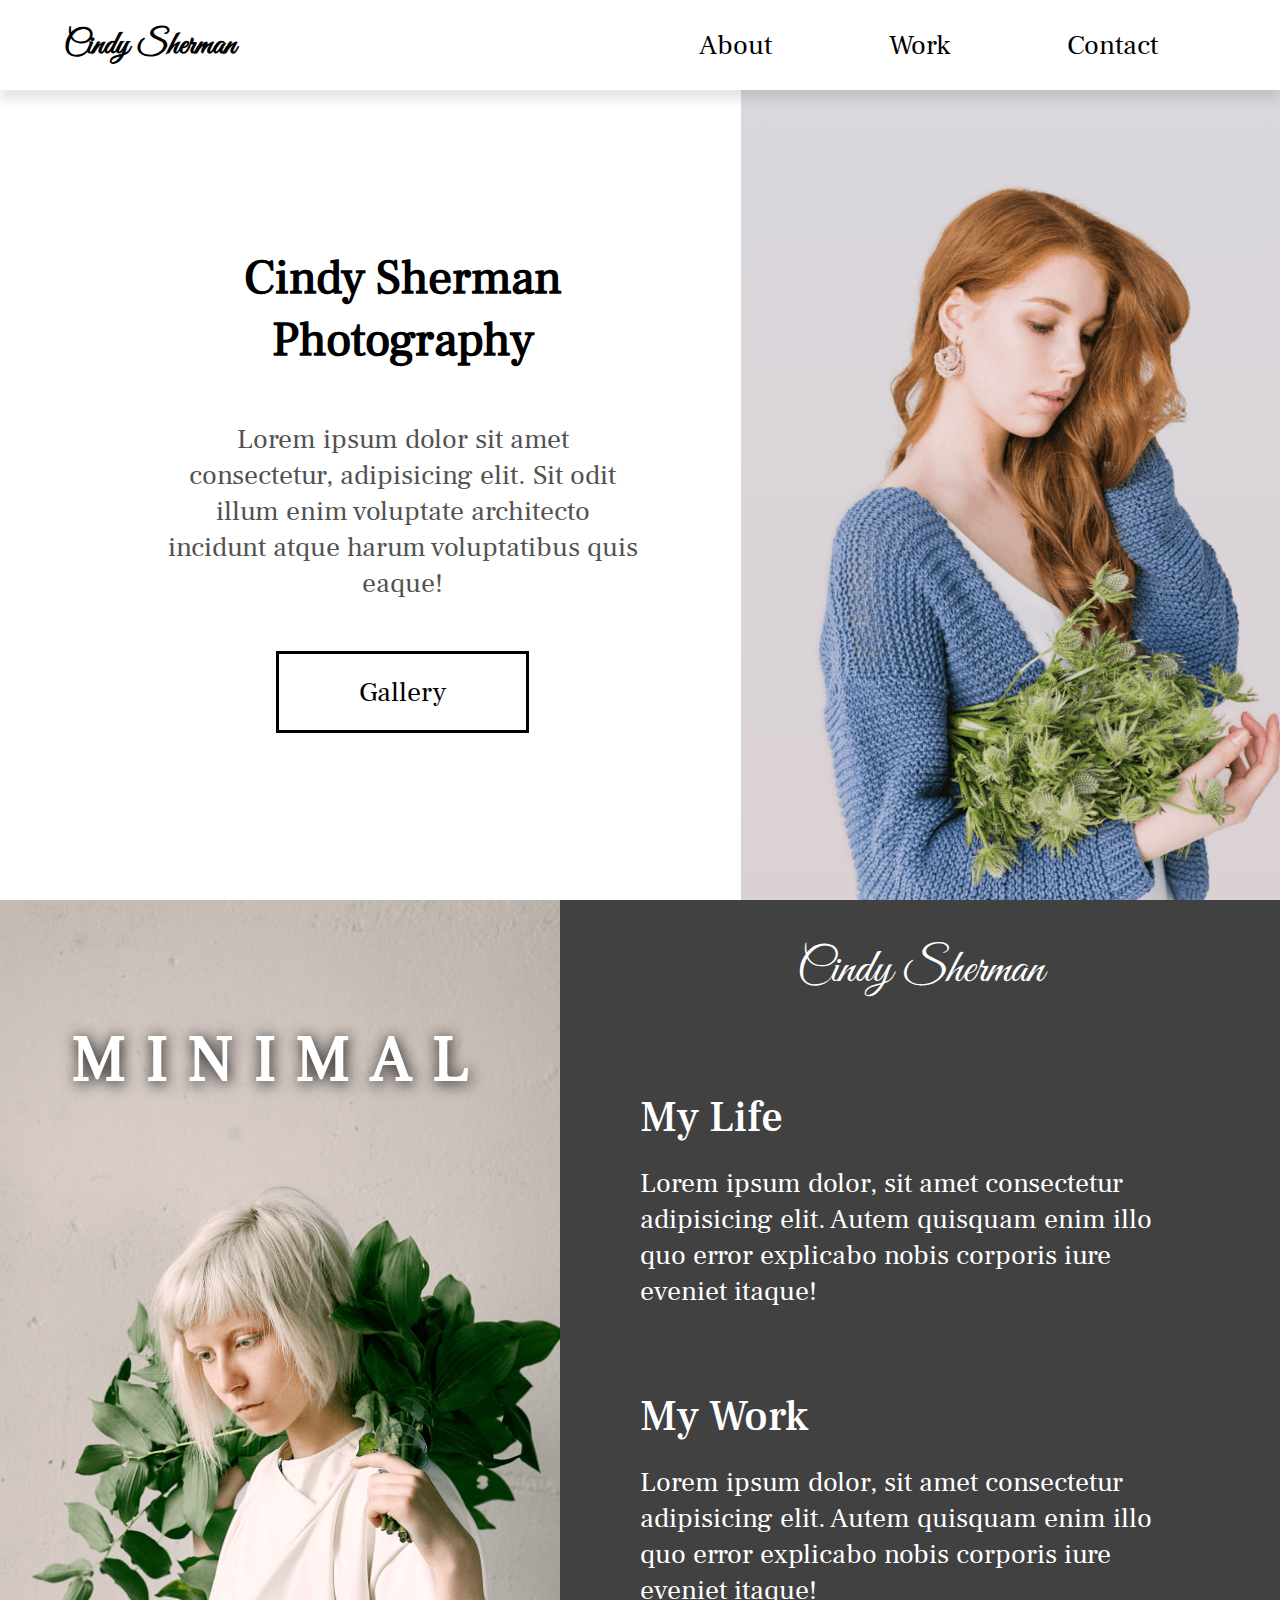
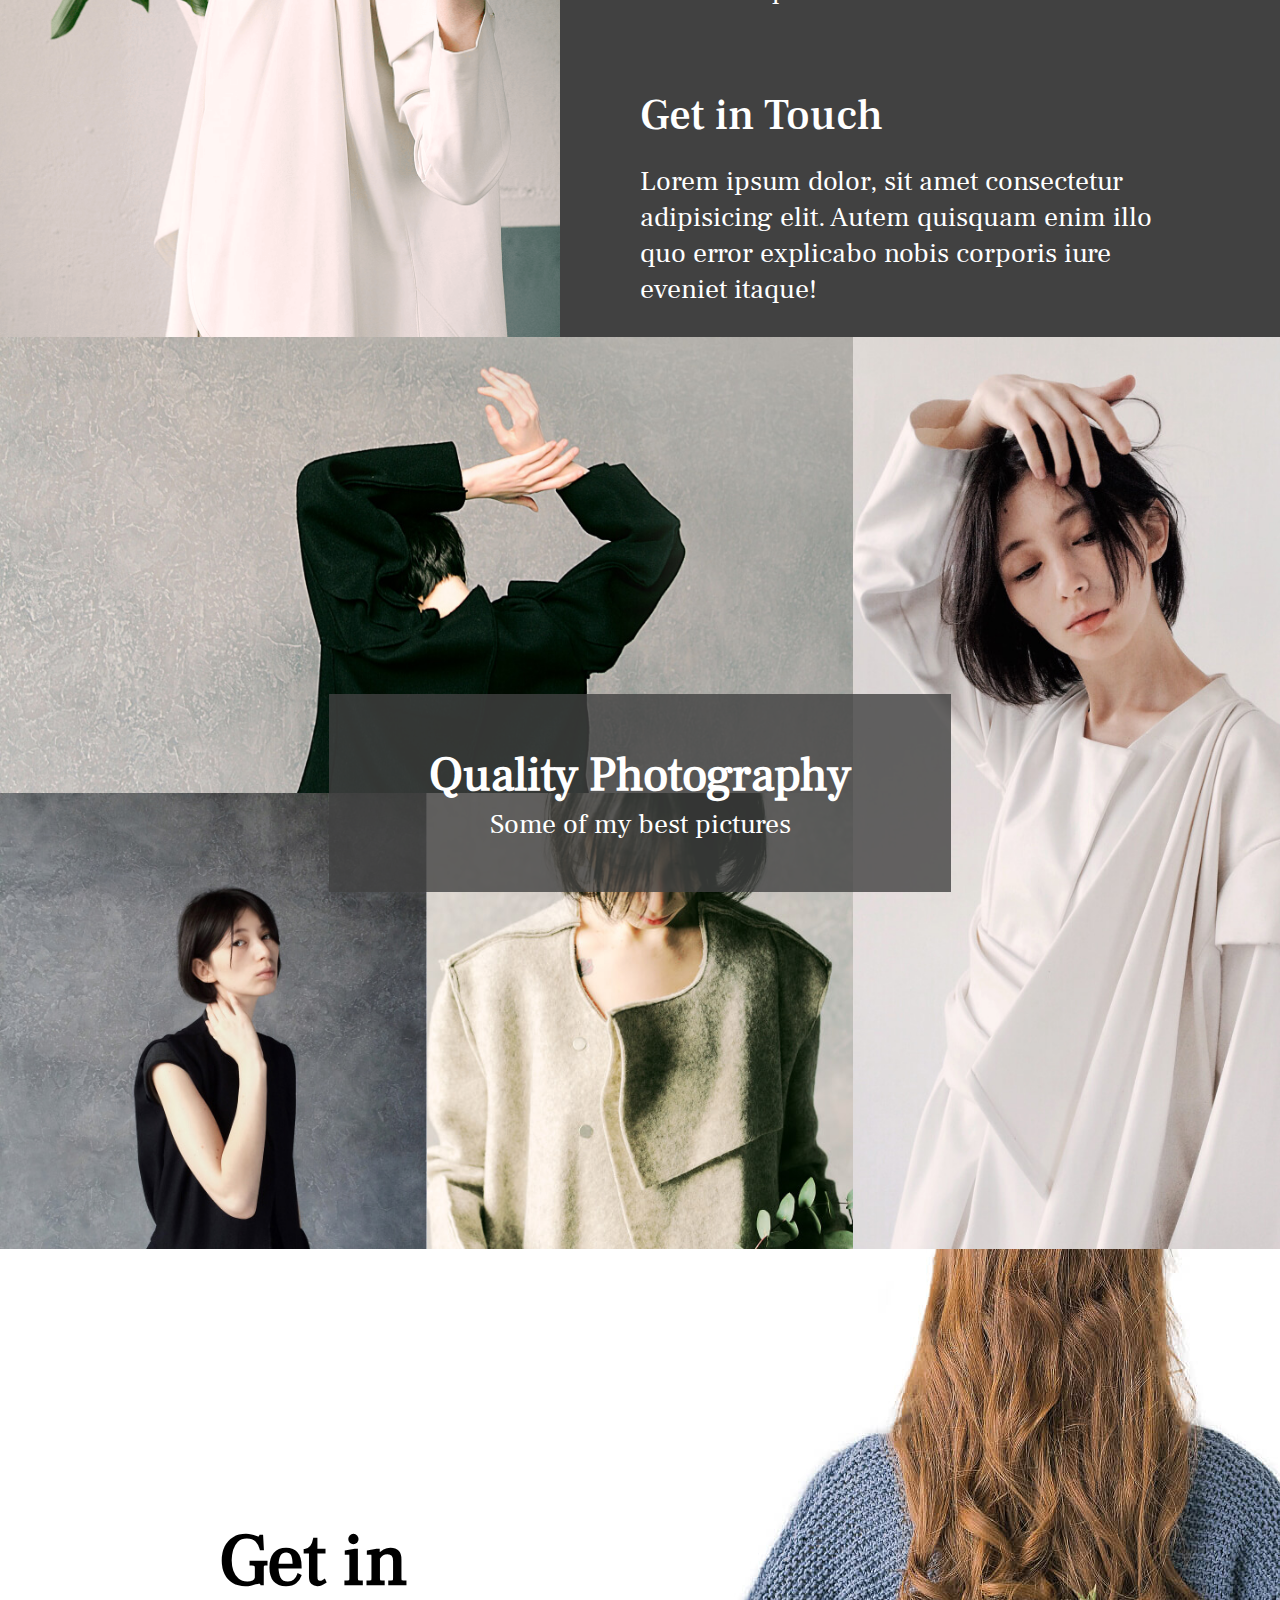
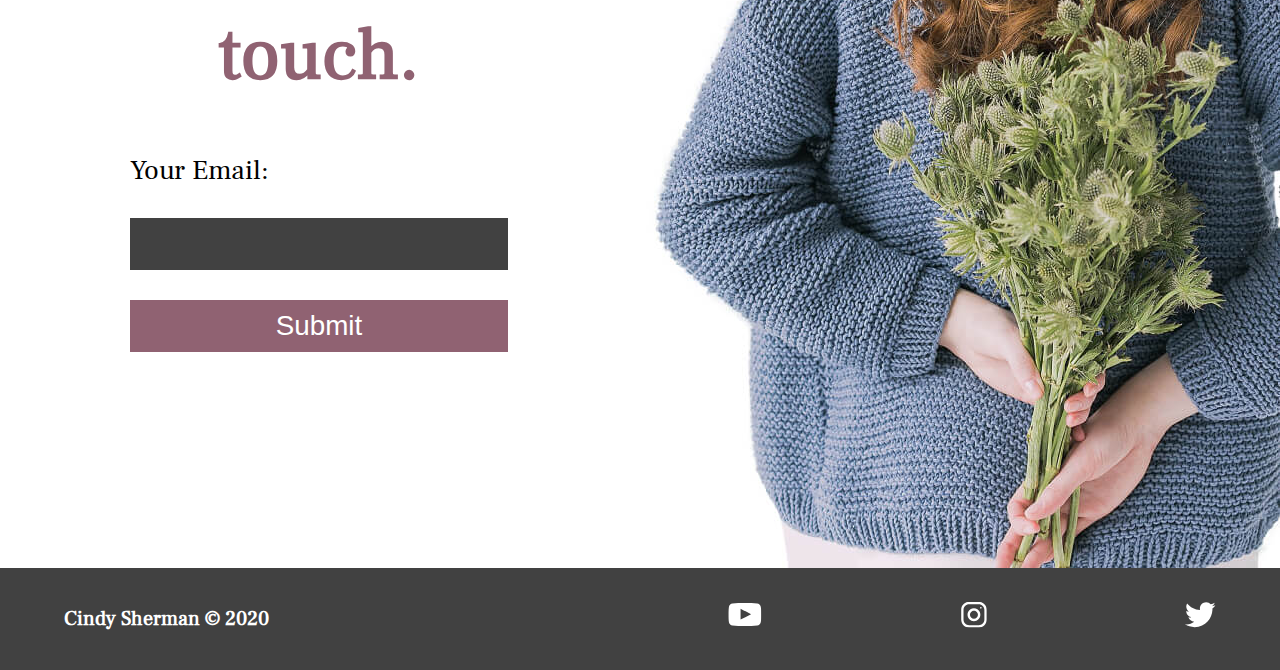
<file: Cindy Sherman Photographer/index.html>
<!DOCTYPE html>
<html lang="en">
  <head>
    <meta charset="UTF-8" />
    <meta name="viewport" content="width=device-width, initial-scale=1.0" />
    <meta name="robots" content="index,follow" />
    <link rel="stylesheet" href="./styles/styles.css" />
    <meta
      name="description"
      content="Professional Photographer available for weddings and special events."
    />
    <link
      href="https://fonts.googleapis.com/css2?family=Pattaya&family=Poppins&display=swap"
      rel="stylesheet"
    />
    <link rel="icon" href="./img/iconmonstr-photo-camera-7.svg" />

    <title>Cindy Sherman | Photographer</title>
  </head>
  <body>
    <header class="main-head">
      <nav>
        <h1 class="logo">Cindy Sherman</h1>
        <ul class="nav-links">
          <li><a href="#about">About</a></li>
          <li><a href="#work">Work</a></li>
          <li><a href="#contact">Contact</a></li>
        </ul>
        <div class="burger">
          <span class="line1"></span>
          <span class="line2"></span>
          <span class="line3"></span>
        </div>
      </nav>
    </header>
    <main>
      <section class="hero">
        <div class="hero-introduction flex">
          <h2>
            Cindy Sherman <br />
            Photography
          </h2>
          <p>
            Lorem ipsum dolor sit amet consectetur, adipisicing elit. Sit odit
            illum enim voluptate architecto incidunt atque harum voluptatibus
            quis eaque!
          </p>
          <a href="#work">Gallery</a>
        </div>
        <div class="hero-img">
          <img
            class="hero-cindy"
            src="./img/cindy-Sherman.png"
            alt="Picture of Cindy Sherman"
          />
          <img src="./img/plant1.png" alt="" class="plant1 plant" />
          <img src="./img/plant2.png" alt="" class="plant2 plant" />
        </div>
      </section>
      <section class="about" id="about">
        <div class="about-img">
          <h5>MINIMAL</h5>
          <img src="./img/about-image.png" alt="portrait-picture" />
        </div>
        <div class="about-text flex">
          <h2>Cindy Sherman</h2>
          <div class="about-life">
            <h3>My Life</h3>
            <p>
              Lorem ipsum dolor, sit amet consectetur adipisicing elit. Autem
              quisquam enim illo quo error explicabo nobis corporis iure eveniet
              itaque!
            </p>
          </div>
          <div class="about-work">
            <h3>My Work</h3>
            <p>
              Lorem ipsum dolor, sit amet consectetur adipisicing elit. Autem
              quisquam enim illo quo error explicabo nobis corporis iure eveniet
              itaque!
            </p>
          </div>
          <div class="about-contact">
            <h3>Get in Touch</h3>
            <p>
              Lorem ipsum dolor, sit amet consectetur adipisicing elit. Autem
              quisquam enim illo quo error explicabo nobis corporis iure eveniet
              itaque!
            </p>
          </div>
        </div>
      </section>
      <div class="gallery" id="work">
        <div class="gallery-text">
          <h2>Quality Photography</h2>
          <p>Some of my best pictures</p>
        </div>
        <img class="gallery1" src="./img/gallery-1.jpg" alt="man in suit" />
        <img class="gallery2" src="./img/gallery-2.jpg" alt="lady in Coat" />
        <img class="gallery3" src="./img/gallery-3.jpg" alt="lady in t-shirt" />
        <img class="gallery4" src="./img/gallery-4.jpg" alt="lady in jacket" />
      </div>
      <section class="contact" id="contact">
        <div class="form-wrapper flex">
          <h2>
            Get in <br />
            <span>touch.</span>
          </h2>
          <form action="https://formspree.io/xwkrebje" method="POST">
            <label for="email">Your Email: </label>
            <input name="_replyto" type="email" id="email" required />
            <button value="Send" type="submit">Submit</button>
          </form>
        </div>
        <img src="./img/contact-image.jpg" alt="Cindy Sherman" />
      </section>
      <footer>
        <h4>Cindy Sherman &copy; 2020</h4>
        <ul>
          <li>
            <a href="#"><img src="./img/youtube-symbol 1.svg" alt="yt-sm" /></a>
          </li>
          <li>
            <a href="#"><img src="./img/instagram 1.svg" alt="ig-sm" /></a>
          </li>
          <li>
            <a href="#"><img src="./img/twitter 1.svg" alt="tw-sm" /></a>
          </li>
        </ul>
      </footer>
    </main>
    <script src="./app.js"></script>
  </body>
</html>
</file>
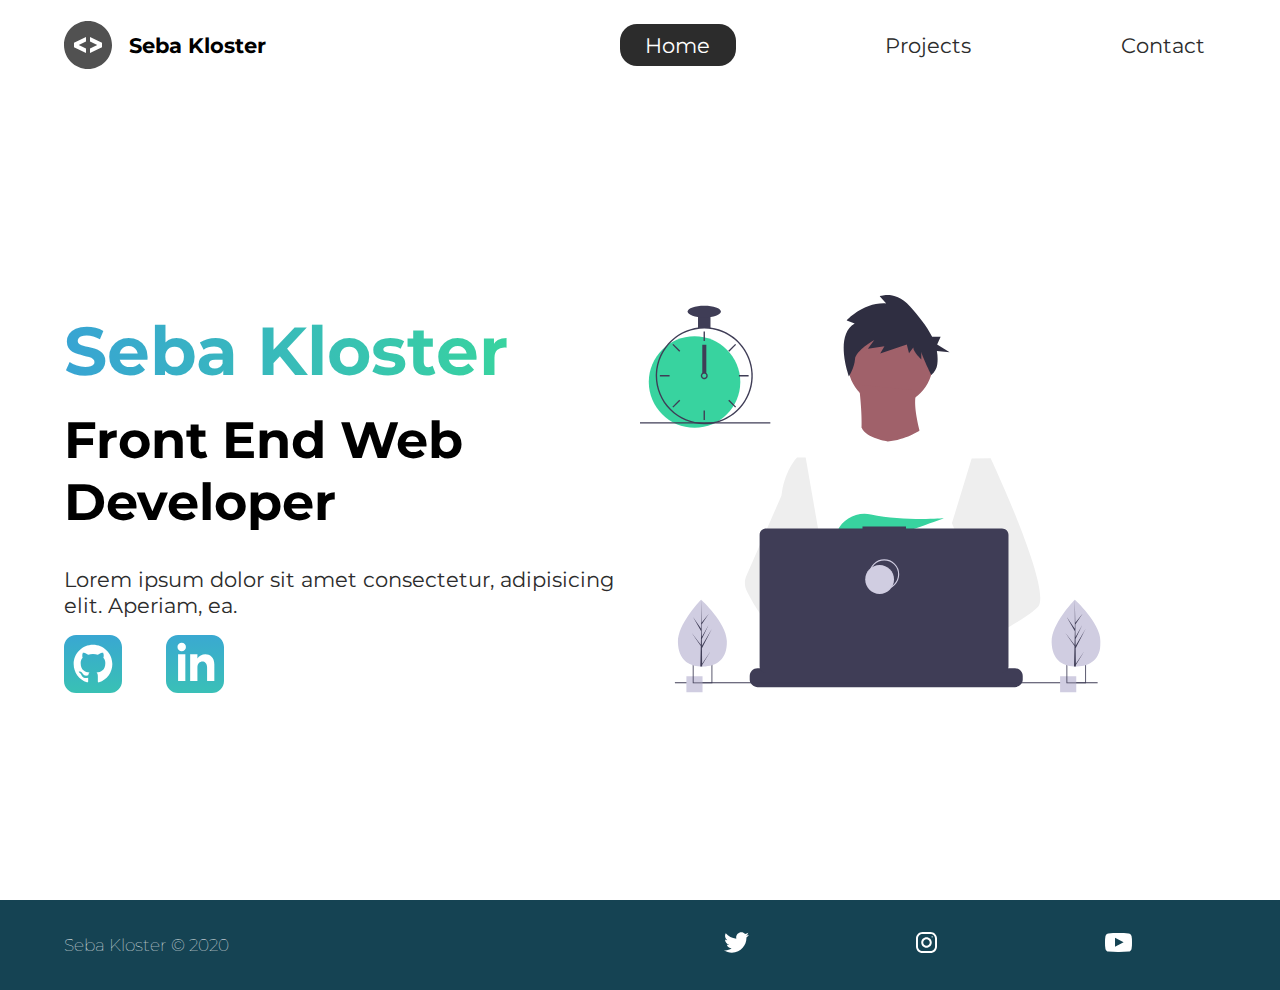
<file: Portfolio/index.html>
<!DOCTYPE html>
<html lang="en">
  <head>
    <meta charset="UTF-8" />
    <meta name="viewport" content="width=device-width, initial-scale=1.0" />
    <meta name="robots" content="index,follow" />
    <link rel="stylesheet" href="./styles/styles.css" />
    <meta name="description" content="Professional Full Stack Developer" />
    <link rel="icon" href="./icons/code.svg" />
    <link
      href="https://fonts.googleapis.com/css2?family=Montserrat:wght@400;500&display=swap"
      rel="stylesheet"
    />
    <title>Sebastian Kloster | Full Stack Developer</title>
  </head>
  <body>
    <header class="main-head">
      <nav>
        <div class="logo">
          <img src="./icons/code.svg" alt="logo" />
          <h1>Seba Kloster</h1>
        </div>
        <ul>
          <li><a class="active" href="/">Home</a></li>
          <li><a href="./projects/index.html">Projects</a></li>
          <li><a href="./contact/index.html">Contact</a></li>
        </ul>
      </nav>
    </header>
    <section class="intro">
      <div class="intro-text">
        <h2>Seba Kloster</h2>
        <h3>
          Front End Web <br />
          Developer
        </h3>
        <p>
          Lorem ipsum dolor sit amet consectetur, adipisicing elit. Aperiam, ea.
        </p>
        <div class="intro-social">
          <a href="#"><img src="./icons/github.svg" alt="github-link" /></a>
          <a href="#"
            ><img src="./icons/linked-in.svg" alt="linkedin-link"
          /></a>
        </div>
      </div>
      <div class="intro-images">
        <svg
          width="799"
          height="690"
          viewBox="0 0 799 690"
          fill="none"
          xmlns="http://www.w3.org/2000/svg"
        >
          <g id="undraw_dev_productivity_umsq (1) 1" clip-path="url(#clip0)">
            <path
              id="Vector"
              d="M516.92 624.636C516.92 624.636 512.16 626.266 504.42 628.576C487.31 633.706 455.65 642.216 428.82 643.916C405.72 645.396 386.2 641.836 382.63 626.766C381.1 620.286 383.27 614.956 388 610.576C402.12 597.486 439 592.796 468.25 591.186C476.51 590.736 484.15 590.526 490.51 590.446C501.31 590.306 508.39 590.526 508.39 590.526L508.56 591.186L516.92 624.636Z"
              fill="#A0616A"
            />
            <path
              id="Vector_2"
              d="M436.99 672.586C418.61 695.346 342.73 647.666 316.19 629.886C310.41 626.016 306.97 623.566 306.97 623.566L331.25 591.186L338.94 580.936C338.94 580.936 345.82 584.586 355.99 590.526C356.36 590.746 356.73 590.966 357.11 591.186C365.88 596.336 376.89 603.066 388 610.576C403.33 620.946 418.83 632.776 428.82 643.916C438.59 654.806 443.08 665.036 436.99 672.586Z"
              fill="#A0616A"
            />
            <g id="me">
              <path
                id="Vector_3"
                d="M434.672 191.952C475.283 191.607 507.926 158.406 507.582 117.795C507.237 77.1832 474.036 44.5403 433.425 44.8847C392.813 45.2291 360.17 78.4303 360.515 119.042C360.859 159.653 394.06 192.296 434.672 191.952Z"
                fill="#A0616A"
              />
              <path
                id="Vector_4"
                d="M379.477 155.65C379.477 155.65 394.216 259.972 373.002 271.875C351.787 283.779 499.929 283.588 499.929 283.588C499.929 283.588 466.124 193.284 480.809 165.449L379.477 155.65Z"
                fill="#A0616A"
              />
              <path
                id="Vector_5"
                d="M608.101 283.199L596.257 339.402L571.214 458.308L570.49 464.815L562.138 540.138L556.582 590.177L552.857 623.79C528.584 636.526 510.988 645.326 510.988 645.326C510.988 645.326 509.404 637.719 506.871 627.99C489.805 633.265 458.218 642.043 431.404 643.97C441.266 654.777 445.842 664.969 439.817 672.57C421.63 695.485 345.349 648.45 318.659 630.896C318.077 635.158 317.879 639.464 318.068 643.762L297.626 628.314L299.331 592.359L302.206 531.522L305.819 455.229C304.448 451.975 303.294 448.634 302.364 445.228C295.956 423.161 288.032 379.057 281.928 342.067C277.016 312.298 273.302 287.138 272.517 281.785C272.411 281.086 272.358 280.726 272.358 280.726L384.363 230.094C392.509 248.556 429.865 253.809 429.865 253.809C460.756 251.417 484.847 234.913 484.847 234.913L608.101 283.199Z"
                fill="white"
              />
              <path
                id="Vector_6"
                d="M372.285 49.3811L358.49 43.9934C358.49 43.9934 386.969 12.1 426.99 14.513L415.635 2.22366C415.635 2.22366 443.04 -9.01799 468.283 19.6674C481.553 34.7467 496.908 52.4737 506.557 72.5077L521.281 72.3829L515.251 85.9663L536.874 99.3152L514.777 97.0719C516.155 104.471 516.421 112.034 515.566 119.511C514.683 126.991 510.928 133.835 505.094 138.598V138.598C505.094 138.598 487.743 103.449 487.696 97.9443L487.813 111.705C487.813 111.705 473.959 99.4371 473.889 91.1807L466.471 100.877L462.593 85.7717L416.475 101.301L423.87 88.8526L395.157 93.2246L406.278 77.9923C406.278 77.9923 373.932 96.1568 372.811 111.304C371.689 126.452 362.299 140.875 362.299 140.875C362.299 140.875 336.213 70.3294 372.285 49.3811Z"
                fill="#2F2E41"
              />
              <path
                id="Vector_7"
                d="M690.215 540.422C682.794 548.605 664.338 560.992 641.951 574.422C633.623 579.413 624.757 584.559 615.71 589.676C594.122 601.889 571.514 614.001 552.857 623.79C528.584 636.526 510.988 645.326 510.988 645.326C510.988 645.326 509.403 637.719 506.871 627.99C503.48 614.968 498.397 598.141 493.184 590.715C493.002 590.456 492.82 590.218 492.638 589.979C491.121 588.022 489.601 586.885 488.112 586.897L562.138 540.138L594.127 519.926L570.489 464.814L540.842 395.683L557.908 339.727L575.062 283.479L608.101 283.199C608.101 283.199 619.243 306.985 633.514 340.166C635.647 345.128 637.851 350.299 640.096 355.64C669.469 425.394 706.176 522.836 690.215 540.422Z"
                fill="#EEEEEE"
              />
              <path
                id="Vector_8"
                d="M358.123 591.2C355.41 591.212 352.702 591.456 350.029 591.928C327.074 596.073 320.47 616.94 318.659 630.896C318.077 635.158 317.879 639.464 318.068 643.761L297.626 628.314L290.178 622.687C272.316 616.628 256.353 605.733 242.483 592.84C230.449 581.456 219.634 568.849 210.213 555.223C200.831 541.793 192.448 527.692 185.134 513.034C183.094 508.943 181.977 504.454 181.864 499.884C181.751 495.314 182.644 490.775 184.48 486.588L209.154 430.327L245.218 348.098C245.471 346.146 245.752 344.237 246.059 342.371C252.995 300.511 272.367 281.786 272.367 281.786L287.286 281.659L297.778 341.932L310.813 416.815L302.364 445.227L282.839 510.845L302.205 531.522L358.123 591.2Z"
                fill="#EEEEEE"
              />
            </g>
            <path
              id="Vector_9"
              d="M372.877 415.806L385.631 430.686C390.37 429.783 395.319 428.721 400.416 427.529L396.752 415.806L405.71 426.256C459.707 412.975 526.637 387.155 526.637 387.155C526.637 387.155 454.379 392.453 400.428 380.666C376.558 375.451 351.998 387.284 342.202 409.668C336.508 422.679 337.403 433.951 357.596 433.951C364.419 433.835 371.223 433.195 377.949 432.037L372.877 415.806Z"
              fill="#38D39F"
            />
            <path
              id="Vector_10"
              d="M663.65 660.386V666.456C663.654 668.122 663.345 669.774 662.74 671.326C662.472 672.018 662.147 672.687 661.77 673.326C660.578 675.326 658.887 676.983 656.862 678.133C654.838 679.283 652.549 679.887 650.22 679.886H203.67C201.342 679.887 199.053 679.283 197.028 678.133C195.003 676.983 193.312 675.326 192.12 673.326C191.743 672.687 191.419 672.018 191.15 671.326C190.546 669.774 190.237 668.122 190.24 666.456V660.386C190.24 658.622 190.587 656.876 191.262 655.246C191.936 653.616 192.926 652.136 194.173 650.888C195.42 649.641 196.901 648.652 198.53 647.977C200.16 647.302 201.906 646.955 203.67 646.956H229.41V644.126C229.41 644.052 229.425 643.979 229.453 643.911C229.481 643.843 229.522 643.782 229.574 643.73C229.626 643.678 229.688 643.636 229.756 643.608C229.824 643.58 229.897 643.566 229.97 643.566H243.4C243.474 643.566 243.547 643.58 243.615 643.608C243.683 643.636 243.745 643.678 243.797 643.73C243.849 643.782 243.89 643.843 243.918 643.911C243.946 643.979 243.96 644.052 243.96 644.126V646.956H252.35V644.126C252.35 644.052 252.365 643.979 252.393 643.911C252.421 643.843 252.462 643.782 252.514 643.73C252.566 643.678 252.628 643.636 252.696 643.608C252.764 643.58 252.837 643.566 252.91 643.566H266.34C266.414 643.566 266.487 643.58 266.555 643.608C266.623 643.636 266.684 643.678 266.736 643.73C266.789 643.782 266.83 643.843 266.858 643.911C266.886 643.979 266.9 644.052 266.9 644.126V646.956H275.3V644.126C275.3 644.052 275.315 643.979 275.343 643.911C275.371 643.843 275.412 643.782 275.464 643.73C275.516 643.678 275.578 643.636 275.646 643.608C275.714 643.58 275.787 643.566 275.86 643.566H289.29C289.364 643.566 289.437 643.58 289.505 643.608C289.573 643.636 289.634 643.678 289.686 643.73C289.739 643.782 289.78 643.843 289.808 643.911C289.836 643.979 289.85 644.052 289.85 644.126V646.956H298.24V644.126C298.24 644.052 298.255 643.979 298.283 643.911C298.311 643.843 298.352 643.782 298.404 643.73C298.456 643.678 298.518 643.636 298.586 643.608C298.654 643.58 298.727 643.566 298.8 643.566H312.23C312.304 643.566 312.377 643.58 312.445 643.608C312.513 643.636 312.574 643.678 312.626 643.73C312.678 643.782 312.72 643.843 312.748 643.911C312.776 643.979 312.79 644.052 312.79 644.126V646.956H321.18V644.126C321.18 644.052 321.194 643.979 321.223 643.911C321.251 643.843 321.292 643.782 321.344 643.73C321.396 643.678 321.458 643.636 321.526 643.608C321.594 643.58 321.667 643.566 321.74 643.566H335.17C335.244 643.566 335.317 643.58 335.385 643.608C335.453 643.636 335.514 643.678 335.566 643.73C335.618 643.782 335.66 643.843 335.688 643.911C335.716 643.979 335.73 644.052 335.73 644.126V646.956H344.13V644.126C344.13 644.052 344.145 643.979 344.173 643.911C344.201 643.843 344.242 643.782 344.294 643.73C344.346 643.678 344.408 643.636 344.476 643.608C344.544 643.58 344.617 643.566 344.69 643.566H358.12C358.194 643.566 358.267 643.58 358.335 643.608C358.403 643.636 358.464 643.678 358.516 643.73C358.569 643.782 358.61 643.843 358.638 643.911C358.666 643.979 358.68 644.052 358.68 644.126V646.956H367.07V644.126C367.07 644.052 367.085 643.979 367.113 643.911C367.141 643.843 367.182 643.782 367.234 643.73C367.286 643.678 367.348 643.636 367.416 643.608C367.484 643.58 367.557 643.566 367.63 643.566H472.83C472.904 643.566 472.977 643.58 473.045 643.608C473.113 643.636 473.174 643.678 473.227 643.73C473.279 643.782 473.32 643.843 473.348 643.911C473.376 643.979 473.39 644.052 473.39 644.126V646.956H481.79V644.126C481.79 644.052 481.804 643.979 481.833 643.911C481.861 643.843 481.902 643.782 481.954 643.73C482.006 643.678 482.068 643.636 482.136 643.608C482.204 643.58 482.277 643.566 482.35 643.566H495.78C495.928 643.567 496.07 643.627 496.175 643.732C496.279 643.836 496.339 643.978 496.34 644.126V646.956H504.73V644.126C504.73 644.052 504.745 643.979 504.773 643.911C504.801 643.843 504.842 643.782 504.894 643.73C504.946 643.678 505.008 643.636 505.076 643.608C505.144 643.58 505.217 643.566 505.29 643.566H518.72C518.794 643.566 518.867 643.58 518.935 643.608C519.003 643.636 519.065 643.678 519.117 643.73C519.169 643.782 519.21 643.843 519.238 643.911C519.266 643.979 519.28 644.052 519.28 644.126V646.956H527.67V644.126C527.67 644.052 527.685 643.979 527.713 643.911C527.741 643.843 527.782 643.782 527.834 643.73C527.886 643.678 527.948 643.636 528.016 643.608C528.084 643.58 528.157 643.566 528.23 643.566H541.66C541.734 643.566 541.807 643.58 541.875 643.608C541.943 643.636 542.005 643.678 542.057 643.73C542.109 643.782 542.15 643.843 542.178 643.911C542.206 643.979 542.22 644.052 542.22 644.126V646.956H550.62V644.126C550.62 644.052 550.635 643.979 550.663 643.911C550.691 643.843 550.732 643.782 550.784 643.73C550.836 643.678 550.898 643.636 550.966 643.608C551.034 643.58 551.107 643.566 551.18 643.566H564.61C564.757 643.568 564.898 643.628 565.001 643.733C565.104 643.837 565.161 643.979 565.16 644.126V646.956H573.56V644.126C573.56 644.052 573.575 643.979 573.603 643.911C573.631 643.843 573.672 643.782 573.724 643.73C573.776 643.678 573.838 643.636 573.906 643.608C573.974 643.58 574.047 643.566 574.12 643.566H587.55C587.624 643.566 587.697 643.58 587.765 643.608C587.833 643.636 587.895 643.678 587.947 643.73C587.999 643.782 588.04 643.843 588.068 643.911C588.096 643.979 588.11 644.052 588.11 644.126V646.956H596.5V644.126C596.5 644.052 596.515 643.979 596.543 643.911C596.571 643.843 596.612 643.782 596.664 643.73C596.716 643.678 596.778 643.636 596.846 643.608C596.914 643.58 596.987 643.566 597.06 643.566H610.49C610.564 643.566 610.637 643.58 610.705 643.608C610.773 643.636 610.835 643.678 610.887 643.73C610.939 643.782 610.98 643.843 611.008 643.911C611.036 643.979 611.05 644.052 611.05 644.126V646.956H650.22C651.984 646.955 653.731 647.302 655.36 647.977C656.99 648.652 658.471 649.641 659.718 650.888C660.965 652.136 661.954 653.616 662.629 655.246C663.304 656.876 663.651 658.622 663.65 660.386Z"
              fill="#3F3D56"
            />
            <path
              id="Vector_11"
              d="M793.5 671.326H60.5V673.326H793.5V671.326Z"
              fill="#3F3D56"
            />
            <path
              id="Vector_12"
              d="M627.694 404.757H461.251V401.326H385.78V404.757H218.651C215.665 404.757 212.801 405.943 210.69 408.054C208.578 410.166 207.392 413.029 207.392 416.015V643.927C207.392 646.913 208.578 649.776 210.69 651.888C212.801 653.999 215.665 655.185 218.651 655.185H627.694C630.68 655.185 633.544 653.999 635.655 651.888C637.767 649.776 638.953 646.913 638.953 643.927V416.015C638.953 414.537 638.662 413.073 638.096 411.707C637.53 410.341 636.701 409.1 635.655 408.054C634.61 407.009 633.369 406.18 632.003 405.614C630.637 405.048 629.173 404.757 627.694 404.757Z"
              fill="#3F3D56"
            />
            <path
              id="Vector_13"
              d="M423.5 509.326C437.307 509.326 448.5 498.133 448.5 484.326C448.5 470.519 437.307 459.326 423.5 459.326C409.693 459.326 398.5 470.519 398.5 484.326C398.5 498.133 409.693 509.326 423.5 509.326Z"
              stroke="#D0CDE1"
              stroke-width="2"
              stroke-miterlimit="10"
            />
            <path
              id="Vector_14"
              d="M415.5 518.326C429.307 518.326 440.5 507.133 440.5 493.326C440.5 479.519 429.307 468.326 415.5 468.326C401.693 468.326 390.5 479.519 390.5 493.326C390.5 507.133 401.693 518.326 415.5 518.326Z"
              fill="#D0CDE1"
            />
            <path
              id="Vector_15"
              d="M108.446 661.223H80.4463V689.223H108.446V661.223Z"
              fill="#D0CDE1"
            />
            <path
              id="Vector_16"
              d="M91.4502 639.223V673.223H125.45V639.223H91.4502ZM123.97 671.743H92.9202V640.703H123.97V671.743Z"
              fill="#3F3D56"
            />
            <path
              id="Vector_17"
              d="M756.446 661.223H728.446V689.223H756.446V661.223Z"
              fill="#D0CDE1"
            />
            <path
              id="Vector_18"
              d="M739.45 639.223V673.223H773.45V639.223H739.45ZM771.97 671.743H740.92V640.703H771.97V671.743Z"
              fill="#3F3D56"
            />
            <path
              id="Vector_19"
              d="M94.5802 230.113C138.399 230.113 173.921 194.592 173.921 150.773C173.921 106.955 138.399 71.4326 94.5802 71.4326C50.7617 71.4326 15.2397 106.955 15.2397 150.773C15.2397 194.592 50.7617 230.113 94.5802 230.113Z"
              fill="#38D39F"
            />
            <path
              id="Vector_20"
              d="M122.229 56.4899C115.045 55.5763 107.774 55.5763 100.59 56.4899C84.586 58.5913 69.5203 65.2398 57.181 75.6465C44.8417 86.0532 35.7467 99.7813 30.9754 115.202C28.8053 122.229 27.5764 129.514 27.3208 136.864C27.2848 137.886 27.2607 138.92 27.2607 139.954C27.283 162.264 36.1559 183.655 51.932 199.431C67.7082 215.207 89.0989 224.08 111.41 224.103C113.201 224.103 114.992 224.042 116.759 223.934C120.907 223.674 125.03 223.103 129.093 222.227C148.495 218.055 165.798 207.161 177.947 191.468C190.095 175.776 196.308 156.295 195.487 136.467C194.665 116.638 186.863 97.738 173.459 83.1039C160.054 68.4698 141.909 59.0435 122.229 56.4899H122.229ZM137.748 217.347H137.736C130.959 219.659 123.905 221.062 116.759 221.518C114.992 221.638 113.201 221.698 111.41 221.698C89.7377 221.672 68.961 213.051 53.6367 197.727C38.3123 182.402 29.6914 161.626 29.6649 139.954C29.6649 138.92 29.689 137.886 29.725 136.864C30.5514 115.744 39.5156 95.7617 54.7411 81.1008C69.9666 66.44 90.273 58.237 111.41 58.2089C130.776 58.21 149.513 65.0865 164.283 77.6131C179.052 90.1398 188.895 107.503 192.057 126.61C195.219 145.716 191.496 165.325 181.55 181.942C171.604 198.559 156.081 211.106 137.748 217.347H137.748Z"
              fill="#3F3D56"
            />
            <path
              id="Vector_21"
              d="M112.612 63.0176H110.208V79.8474H112.612V63.0176Z"
              fill="#3F3D56"
            />
            <path
              id="Vector_22"
              d="M57.8578 84.7018L56.1577 86.4019L68.0582 98.3023L69.7582 96.6022L57.8578 84.7018Z"
              fill="#3F3D56"
            />
            <path
              id="Vector_23"
              d="M34.4736 138.751V141.156H51.3034V138.751H34.4736Z"
              fill="#3F3D56"
            />
            <path
              id="Vector_24"
              d="M56.1578 193.506L57.8579 195.206L69.7584 183.306L68.0583 181.606L56.1578 193.506Z"
              fill="#3F3D56"
            />
            <path
              id="Vector_25"
              d="M153.062 96.6022L154.762 98.3022L166.662 86.4018L164.962 84.7017L153.062 96.6022Z"
              fill="#3F3D56"
            />
            <path
              id="Vector_26"
              d="M171.516 138.751V141.156H188.346V138.751H171.516Z"
              fill="#3F3D56"
            />
            <path
              id="Vector_27"
              d="M154.762 181.605L153.062 183.305L164.962 195.206L166.662 193.506L154.762 181.605Z"
              fill="#3F3D56"
            />
            <path
              id="Vector_28"
              d="M112.612 200.06H110.208V216.89H112.612V200.06Z"
              fill="#3F3D56"
            />
            <path
              id="Vector_29"
              d="M115.016 135.145C113.976 134.365 112.711 133.943 111.41 133.943C110.11 133.943 108.844 134.365 107.804 135.145C107.091 135.686 106.505 136.375 106.085 137.165C105.552 138.181 105.322 139.329 105.421 140.473C105.52 141.616 105.944 142.707 106.644 143.617C107.343 144.527 108.288 145.218 109.368 145.608C110.447 145.997 111.616 146.07 112.735 145.817C113.855 145.564 114.878 144.996 115.685 144.179C116.492 143.363 117.048 142.333 117.288 141.21C117.528 140.088 117.441 138.92 117.039 137.846C116.636 136.771 115.935 135.834 115.017 135.145H115.016ZM111.41 143.56C110.454 143.557 109.539 143.176 108.863 142.501C108.187 141.825 107.807 140.909 107.804 139.954C107.808 139.224 108.03 138.513 108.441 137.91C108.793 137.4 109.271 136.989 109.828 136.718C110.386 136.446 111.004 136.323 111.623 136.361C112.241 136.398 112.84 136.594 113.361 136.931C113.881 137.267 114.307 137.732 114.595 138.281C114.883 138.83 115.025 139.444 115.007 140.063C114.989 140.683 114.811 141.287 114.491 141.818C114.17 142.349 113.719 142.788 113.179 143.093C112.639 143.398 112.03 143.559 111.41 143.56V143.56Z"
              fill="#3F3D56"
            />
            <path
              id="Vector_30"
              d="M122.229 35.3687H100.591V57.007H122.229V35.3687Z"
              fill="#3F3D56"
            />
            <path
              id="Vector_31"
              d="M111.41 38.9748C127.344 38.9748 140.261 34.4 140.261 28.7567C140.261 23.1134 127.344 18.5386 111.41 18.5386C95.4757 18.5386 82.5586 23.1134 82.5586 28.7567C82.5586 34.4 95.4757 38.9748 111.41 38.9748Z"
              fill="#3F3D56"
            />
            <path id="clock-arrow" d="M115 86H108V135H115V86Z" fill="#3F3D56" />
            <path
              id="Vector_32"
              d="M226 220.44H0V222.844H226V220.44Z"
              fill="#3F3D56"
            />
            <g id="plant-left">
              <path
                id="Vector_33"
                d="M150.594 599.754C151.527 631.704 132.858 643.413 109.43 644.097C108.886 644.113 108.344 644.123 107.805 644.126C106.719 644.135 105.643 644.117 104.577 644.072C83.3891 643.193 66.6172 631.945 65.7495 602.232C64.8515 571.482 103.018 531.529 105.882 528.574L105.887 528.571C105.996 528.458 106.052 528.402 106.052 528.402C106.052 528.402 149.661 567.807 150.594 599.754Z"
                fill="#D0CDE1"
              />
              <path
                id="Vector_34"
                d="M107.744 639.255L122.626 617.124L107.774 641.636L107.805 644.126C106.719 644.135 105.643 644.117 104.577 644.072L105.315 612.06L105.295 611.813L105.322 611.766L105.393 608.741L89.0952 585.078L105.374 606.477L105.432 607.116L105.989 582.93L91.9122 558.397L106.029 578.681L105.882 528.574L105.882 528.407L105.887 528.571L106.821 568.062L119.651 552.021L106.863 571.464L107.143 593.098L118.949 571.984L107.187 596.279L107.343 608.308L124.512 578.897L107.395 612.505L107.744 639.255Z"
                fill="#3F3D56"
              />
            </g>
            <g id="plant-right">
              <path
                id="Vector_35"
                d="M798.594 599.754C799.527 631.704 780.858 643.413 757.43 644.097C756.886 644.113 756.344 644.123 755.805 644.126C754.719 644.135 753.643 644.117 752.577 644.072C731.389 643.193 714.617 631.945 713.749 602.232C712.851 571.482 751.018 531.529 753.882 528.574L753.887 528.571C753.996 528.458 754.052 528.402 754.052 528.402C754.052 528.402 797.661 567.807 798.594 599.754Z"
                fill="#D0CDE1"
              />
              <path
                id="Vector_36"
                d="M755.744 639.255L770.626 617.124L755.774 641.636L755.805 644.126C754.719 644.135 753.643 644.117 752.577 644.072L753.315 612.06L753.295 611.813L753.323 611.766L753.393 608.741L737.095 585.078L753.374 606.477L753.432 607.116L753.989 582.93L739.912 558.397L754.029 578.681L753.882 528.574L753.882 528.407L753.887 528.571L754.821 568.062L767.651 552.021L754.864 571.464L755.143 593.098L766.949 571.984L755.187 596.279L755.343 608.308L772.512 578.897L755.395 612.505L755.744 639.255Z"
                fill="#3F3D56"
              />
            </g>
          </g>
          <defs>
            <clipPath id="clip0">
              <rect width="798.627" height="689.223" fill="white" />
            </clipPath>
          </defs>
        </svg>
        <img class="splash" src="./img/splash.svg" alt="" />
      </div>
    </section>
    <footer>
      <h4>Seba Kloster &copy; 2020</h4>
      <ul>
        <li>
          <a href="#"
            ><img src="./icons/twitter 1.svg" alt="twitter-social"
          /></a>
        </li>
        <li>
          <a href="#"><img src="./icons/instagram 1.svg" alt="ig-social" /></a>
        </li>
        <li>
          <a href="#"
            ><img src="./icons/youtube-symbol 1.svg" alt="yt-social"
          /></a>
        </li>
      </ul>
    </footer>
  </body>
</html>
</file>
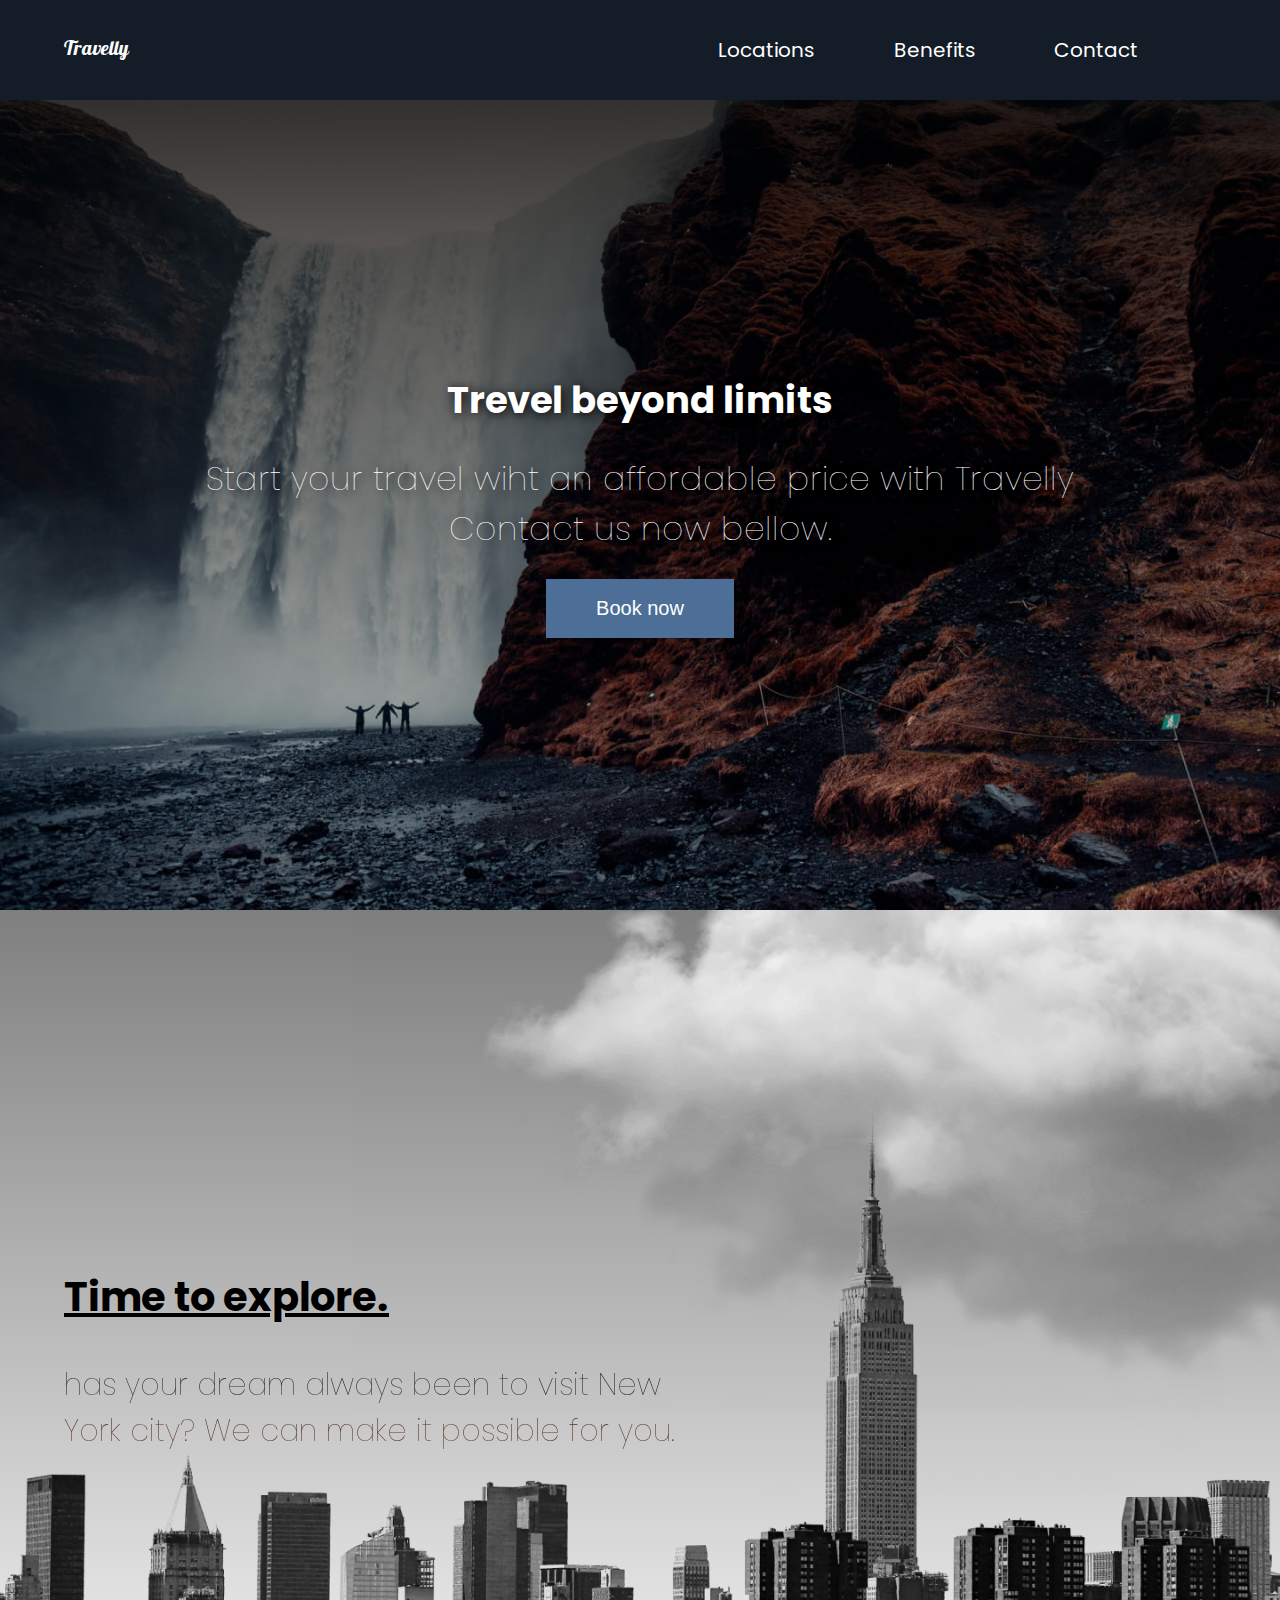
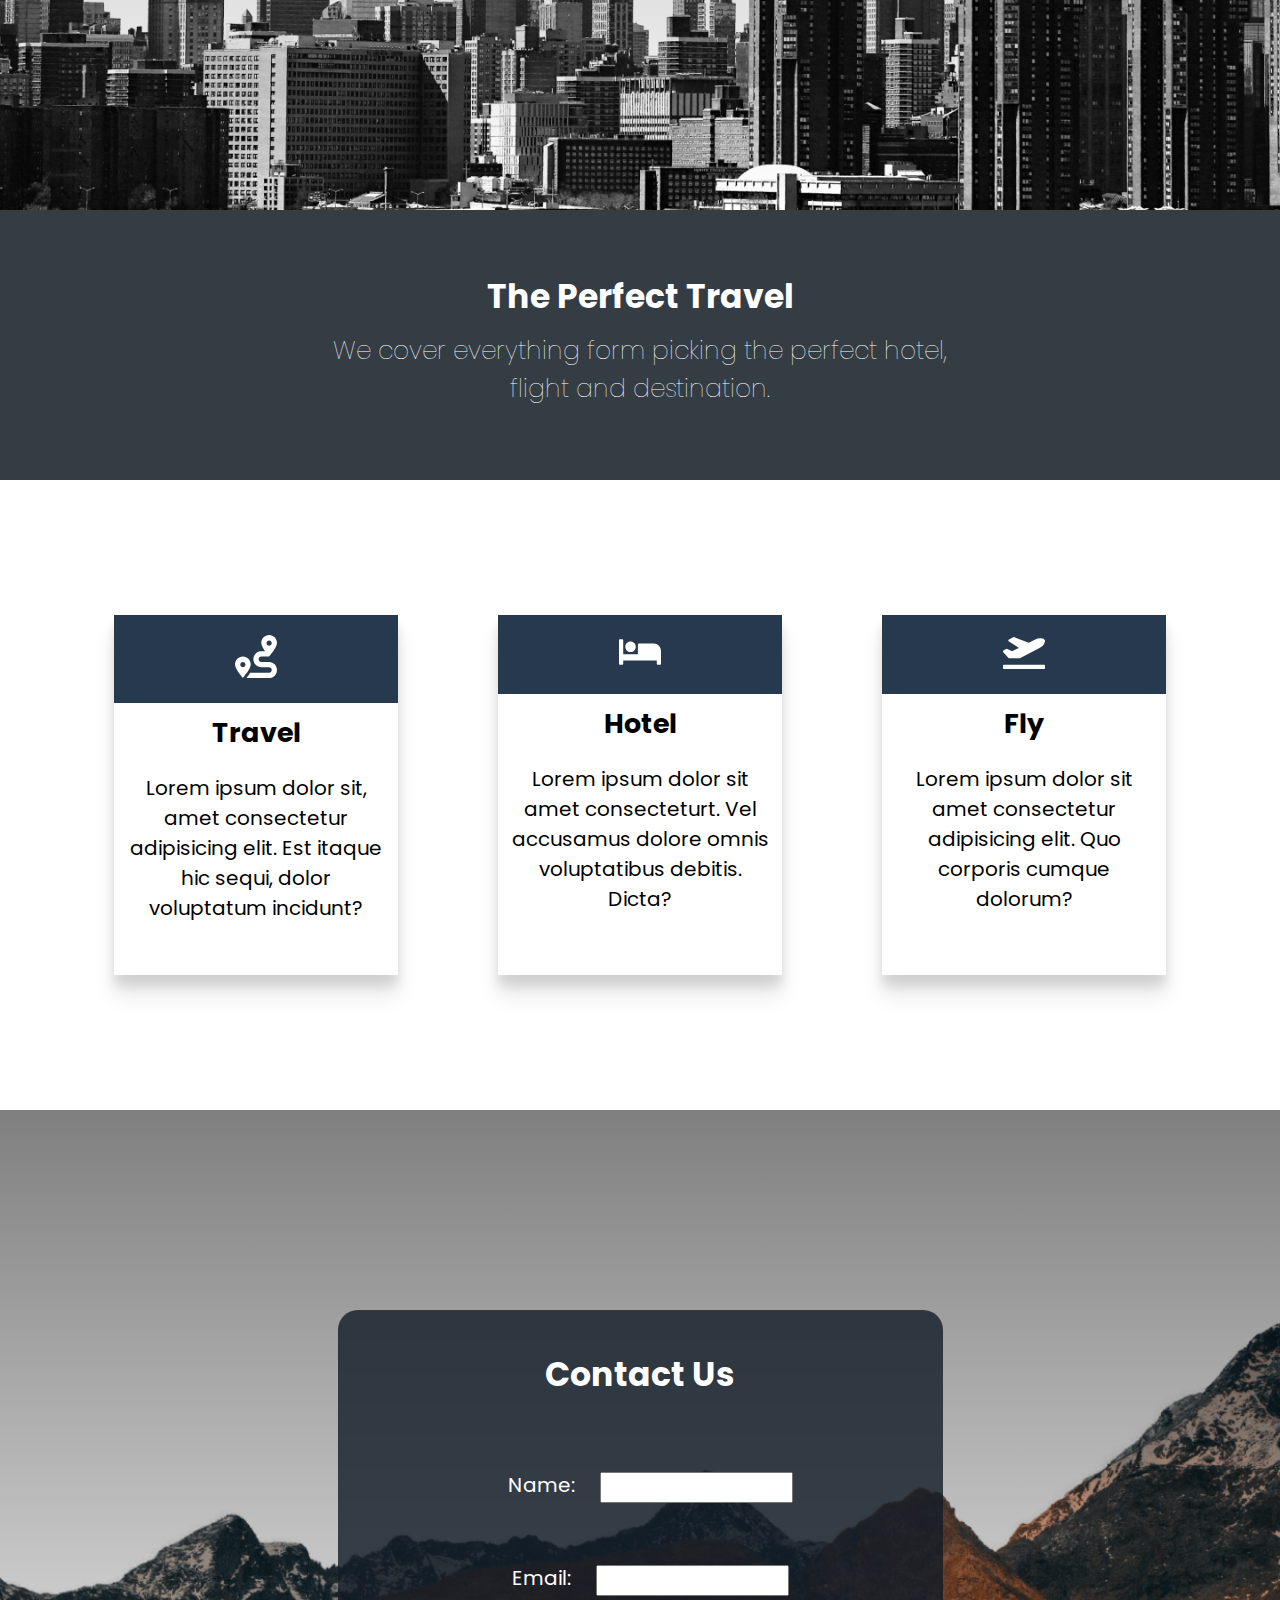
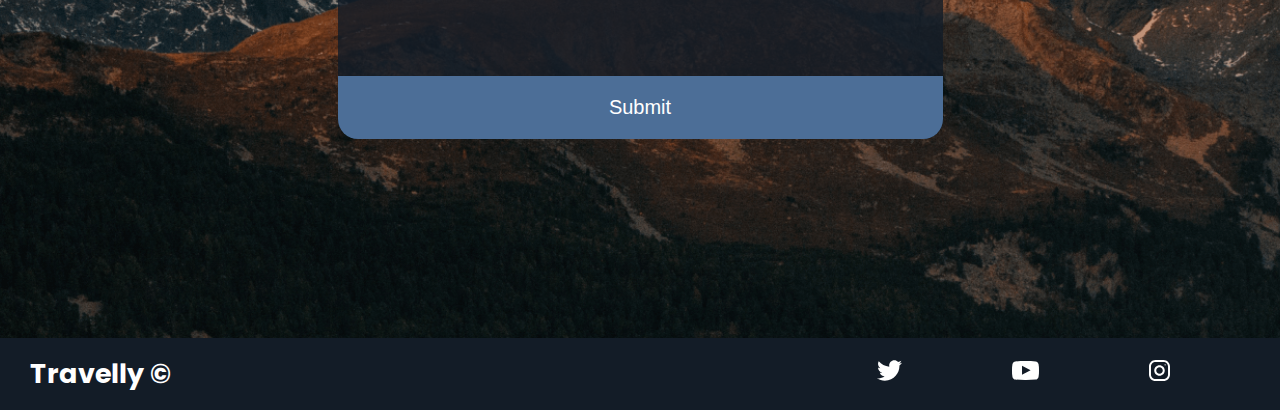
<file: Travelly 2.0/index.html>
<!DOCTYPE html>
<html lang="en">
  <head>
    <meta charset="UTF-8" />
    <meta name="viewport" content="width=device-width, initial-scale=1.0" />
    <meta name="robots" content="index,follow" />
    <link rel="stylesheet" href="./styles/style.css" />
    <link
      href="https://fonts.googleapis.com/css2?family=Pattaya&family=Poppins&display=swap"
      rel="stylesheet"
    />
    <link rel="icon" href="./icons/airplane.svg" />
    <title>Travely | Best prices for your Hollidays</title>
  </head>
  <body>
    <header class="main-head">
      <nav class="nav-bar">
        <h1 class="nav-logo"><a href="#home">Travelly</a></h1>
        <ul>
          <li><a href="#locations">Locations</a></li>
          <li><a href="#beneficts">Benefits</a></li>
          <li><a href="#contact">Contact</a></li>
        </ul>
      </nav>
    </header>
    <section class="hero-section" id="home">
      <h1>Trevel beyond limits</h1>
      <h2>
        Start your travel wiht an affordable price with Travelly <br />
        Contact us now bellow.
      </h2>
      <button class="hero-btn">
        <a href="#contact">Book now</a>
      </button>
    </section>
    <section class="locations-section" id="locations">
      <div class="locations-div">
        <h2>Time to explore.</h2>
        <h3>
          has your dream always been to visit New <br />
          York city? We can make it possible for you.
        </h3>
        <img src="./img/cloud.png" class="moving-cloud-1 cloud" alt="cloud1" />
        <img src="./img/cloud.png" class="moving-cloud-2 cloud" alt="cloud2" />
      </div>
    </section>
    <section class="beneficts-section" id="beneficts">
      <header class="beneficts-head">
        <h2>The Perfect Travel</h2>
        <h3>
          We cover everything form picking the perfect hotel, <br />
          flight and destination.
        </h3>
      </header>
      <div class="cards">
        <div class="card">
          <div class="card-icon">
            <img src="./icons/route-solid.svg" alt="route-svg" />
          </div>
          <h4>Travel</h4>
          <p>
            Lorem ipsum dolor sit, amet consectetur adipisicing elit. Est itaque
            hic sequi, dolor voluptatum incidunt?
          </p>
        </div>
        <div class="card">
          <div class="card-icon">
            <img src="./icons/bed-solid.svg" alt="bed-svg" />
          </div>
          <h4>Hotel</h4>
          <p>
            Lorem ipsum dolor sit amet consecteturt. Vel accusamus dolore omnis
            voluptatibus debitis. Dicta?
          </p>
        </div>
        <div class="card">
          <div class="card-icon">
            <img src="./icons/plane-departure-solid.svg" alt="plane-svg" />
          </div>
          <h4>Fly</h4>
          <p>
            Lorem ipsum dolor sit amet consectetur adipisicing elit. Quo
            corporis cumque dolorum?
          </p>
        </div>
      </div>
    </section>
    <section class="form-section" id="contact">
      <div class="form-wrapper">
        <header class="form-head">
          <h2>Contact Us</h2>
        </header>
        <form action="https://formspree.io/xwkrebje" method="POST">
          <div class="form-name">
            <label for="name">Name: </label>
            <input type="text" id="name" required name="name" />
          </div>
          <div class="form-email">
            <label for="email">Email: </label>
            <input id="email" type="email" required name="_replyto" />
          </div>
          <button type="submit" value="Send">Submit</button>
        </form>
      </div>
    </section>
    <footer>
      <div class="footer-wrapper">
        <h5>Travelly &copy;</h5>
        <ul>
          <li>
            <a href="#" title="twitter-sm"
              ><img src="./icons/twitter.svg" alt="twitter-icon"
            /></a>
          </li>
          <li>
            <a href="#" title="yt-sm"
              ><img src="./icons/youtube.svg" alt="youtube-icon"
            /></a>
          </li>
          <li>
            <a href="#" title="ig-sm"
              ><img src="./icons/instagram.svg" alt="ig-icon"
            /></a>
          </li>
        </ul>
      </div>
    </footer>
  </body>
</html>
</file>
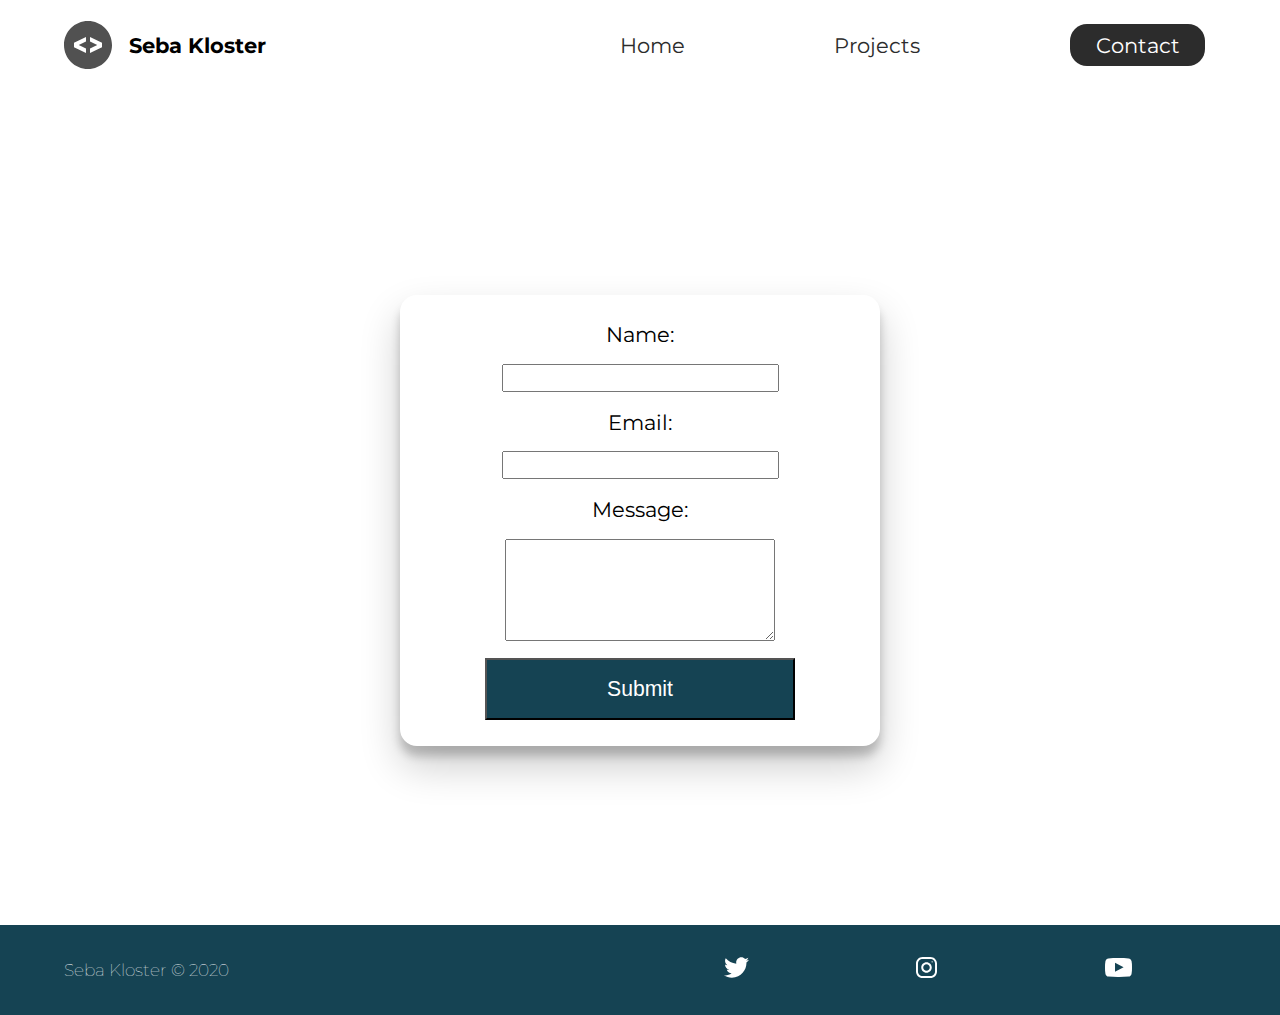
<file: Portfolio/contact/index.html>
<!DOCTYPE html>
<html lang="en">
  <head>
    <meta charset="UTF-8" />
    <meta name="viewport" content="width=device-width, initial-scale=1.0" />
    <meta name="robots" content="index,follow" />
    <link rel="stylesheet" href="../styles/styles.css" />
    <meta name="description" content="Professional Full Stack Developer" />
    <link rel="icon" href="" />
    <link
      href="https://fonts.googleapis.com/css2?family=Montserrat:wght@400;500&display=swap"
      rel="stylesheet"
    />
    <title>Sebastian Kloster | Full Stack Developer</title>
  </head>
  <body>
    <header class="main-head">
      <nav>
        <div class="logo">
          <img src="../icons/code.svg" alt="logo" />
          <h1>Seba Kloster</h1>
        </div>
        <ul>
          <li><a href="../index.html">Home</a></li>
          <li><a href="../projects/index.html">Projects</a></li>
          <li><a class="active" href="../contact/index.html">Contact</a></li>
        </ul>
      </nav>
    </header>
    <section class="form-section">
      <form action="https://formspree.io/xwkrebje" method="POST">
        <label for="name">Name:</label>
        <input type="text" name="name" id="name" required />
        <label for="email">Email:</label>
        <input type="email" name="_replyto" id="email" required />
        <label for="message">Message:</label>
        <textarea name="message" id="message" cols="23" rows="5"></textarea>
        <button type="submit" value="Send">Submit</button>
      </form>
    </section>
    <footer>
      <h4>Seba Kloster &copy; 2020</h4>
      <ul>
        <li>
          <a href="#"
            ><img src="../icons/twitter 1.svg" alt="twitter-social"
          /></a>
        </li>
        <li>
          <a href="#"><img src="../icons/instagram 1.svg" alt="ig-social" /></a>
        </li>
        <li>
          <a href="#"
            ><img src="../icons/youtube-symbol 1.svg" alt="yt-social"
          /></a>
        </li>
      </ul>
    </footer>
  </body>
</html>
</file>
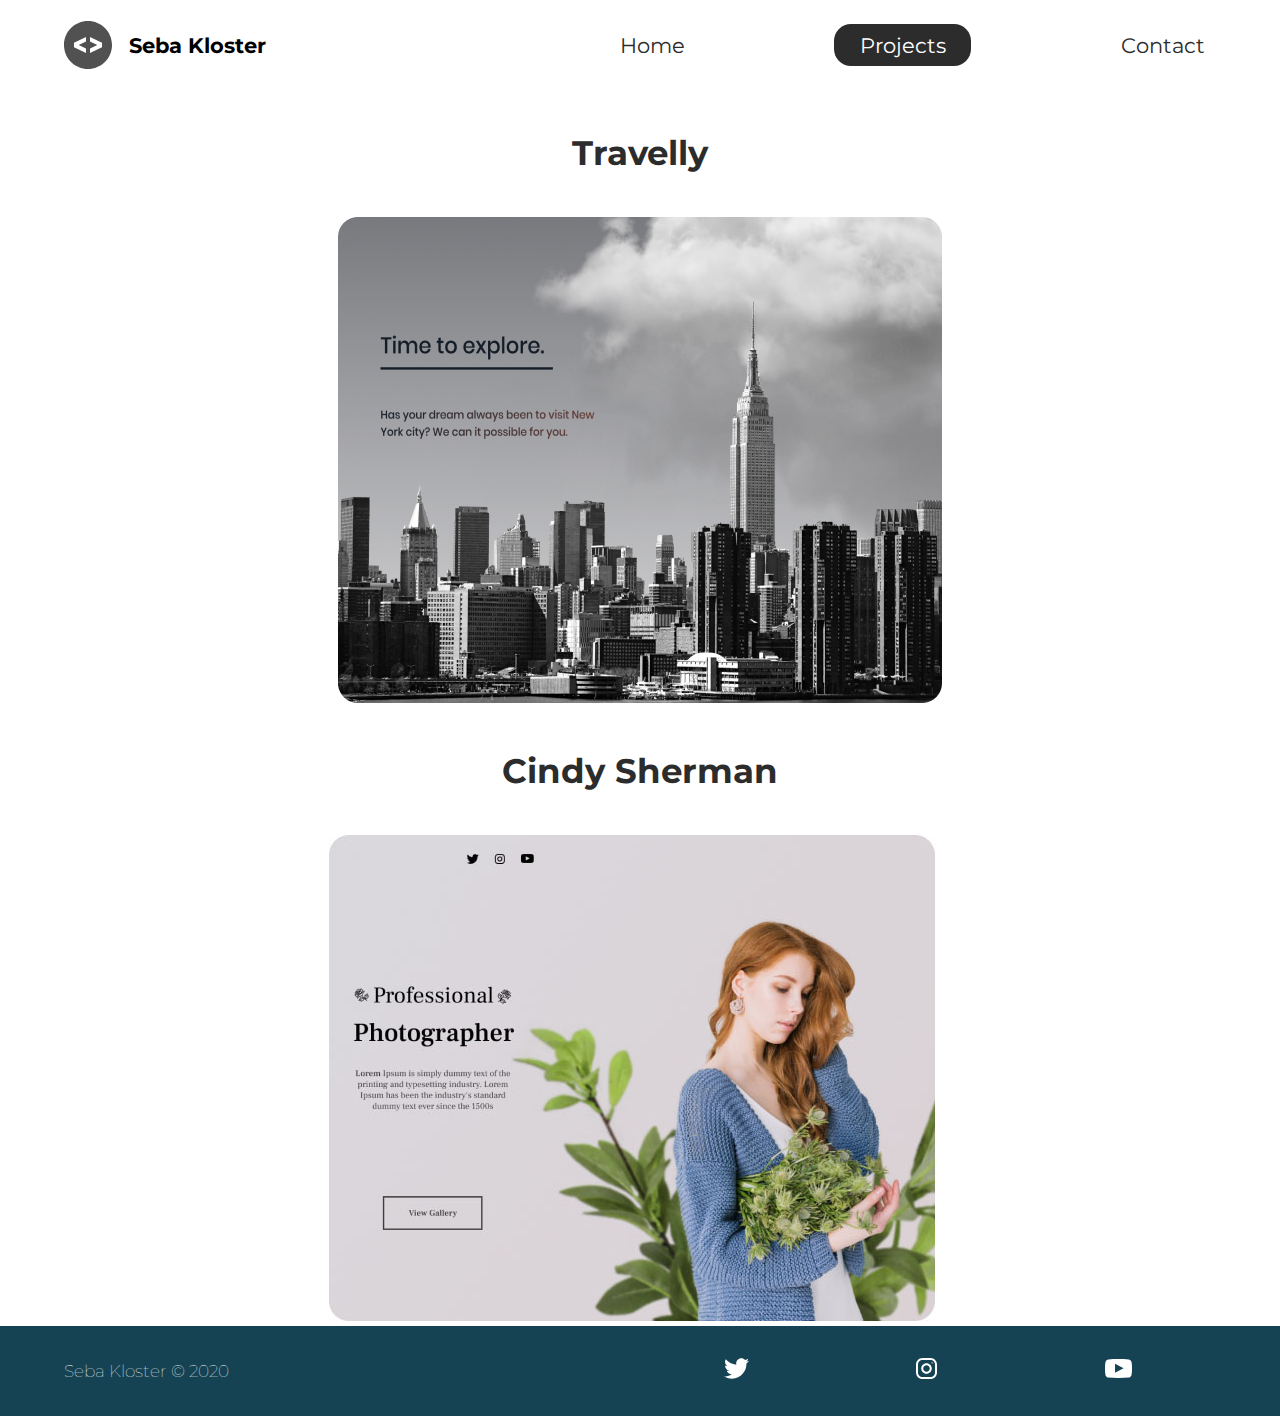
<file: Portfolio/projects/index.html>
<!DOCTYPE html>
<html lang="en">
  <head>
    <meta charset="UTF-8" />
    <meta name="viewport" content="width=device-width, initial-scale=1.0" />
    <meta name="robots" content="index,follow" />
    <link rel="stylesheet" href="../styles/styles.css" />
    <meta name="description" content="Professional Full Stack Developer" />
    <link rel="icon" href="" />
    <link
      href="https://fonts.googleapis.com/css2?family=Montserrat:wght@400;500&display=swap"
      rel="stylesheet"
    />
    <title>Sebastian Kloster | Full Stack Developer</title>
  </head>
  <body>
    <header class="main-head">
      <nav>
        <div class="logo">
          <img src="../icons/code.svg" alt="logo" />
          <h1>Seba Kloster</h1>
        </div>
        <ul>
          <li><a href="../index.html">Home</a></li>
          <li><a class="active" href="/">Projects</a></li>
          <li><a href="../contact/index.html">Contact</a></li>
        </ul>
      </nav>
    </header>
    <section class="projects">
      <div class="travelly">
        <a href="https://agency-travelly.netlify.app"
          ><h2>Travelly</h2>
          <img src="../img/travelly.jpg" alt="travelly-project"
        /></a>
      </div>
      <div class="cindy-sherman">
        <a href="https://cindy-sherman.netlify.app"
          ><h2>Cindy Sherman</h2>
          <img src="../img/Cindy_sherman.jpg" alt="cindy-project"
        /></a>
      </div>
    </section>
    <footer>
      <h4>Seba Kloster &copy; 2020</h4>
      <ul>
        <li>
          <a href="#"
            ><img src="../icons/twitter 1.svg" alt="twitter-social"
          /></a>
        </li>
        <li>
          <a href="#"><img src="../icons/instagram 1.svg" alt="ig-social" /></a>
        </li>
        <li>
          <a href="#"
            ><img src="../icons/youtube-symbol 1.svg" alt="yt-social"
          /></a>
        </li>
      </ul>
    </footer>
  </body>
</html>
</file>
<file: Cindy Sherman Photographer/styles/styles.css>
/*Global styles*/
* {
  margin: 0;
  padding: 0;
  -webkit-box-sizing: border-box;
          box-sizing: border-box;
}

@font-face {
  font-family: "Ruhl";
  src: url(../fonts/FrankRuhlLibre-Regular.ttf);
}

@font-face {
  font-family: "Ruhl Medium";
  src: url(../fonts/FrankRuhlLibre-Medium.ttf);
}

@font-face {
  font-family: "Vibes";
  src: url(../fonts/GreatVibes-Regular.ttf);
}

html {
  font-size: 62.5%;
  --header1: calc(2rem + 1vw);
  --header2: calc(3.5rem + 1vw);
  --header3: calc(3rem + 1vw);
  --header4: calc(2.4rem + 1vw);
  --text: calc(1.5rem + 1vw);
  --big: calc(6rem + 1vw);
  --special-color: #906272;
  --background-color: #414141;
  --gray-text: #525252;
  scroll-behavior: smooth;
}

h1 {
  font-size: var(--header1);
}

li,
button,
label,
input,
a,
p {
  font-size: var(--text);
}

h2 {
  font-size: var(--header2);
}

h3 {
  font-size: var(--header3);
}

h4,
h5 {
  font-size: var(--header4);
}

ul {
  list-style: none;
}

a {
  text-decoration: none;
  color: black;
}

.flex {
  display: -webkit-box;
  display: -ms-flexbox;
  display: flex;
  -webkit-box-orient: vertical;
  -webkit-box-direction: normal;
      -ms-flex-direction: column;
          flex-direction: column;
  -webkit-box-pack: center;
      -ms-flex-pack: center;
          justify-content: center;
  -webkit-box-align: center;
      -ms-flex-align: center;
          align-items: center;
}

body {
  font-family: "Ruhl", sans-serif;
  -webkit-animation: opening 1s ease-in-out;
          animation: opening 1s ease-in-out;
}

h1 {
  font-family: "Vibes", sans-serif;
}

/*Nav Section*/
.main-head {
  -webkit-box-shadow: 0px 10px 10px rgba(0, 0, 0, 0.1);
          box-shadow: 0px 10px 10px rgba(0, 0, 0, 0.1);
}

nav {
  width: 90%;
  margin: auto;
  display: -webkit-box;
  display: -ms-flexbox;
  display: flex;
  -webkit-box-align: center;
      -ms-flex-align: center;
          align-items: center;
  min-height: 10vh;
  padding: 2rem 0rem;
}

.logo {
  -webkit-box-flex: 1;
      -ms-flex: 1 1 20rem;
          flex: 1 1 20rem;
}

.nav-links {
  -webkit-box-flex: 1;
      -ms-flex: 1 1 20rem;
          flex: 1 1 20rem;
  display: -webkit-box;
  display: -ms-flexbox;
  display: flex;
  -ms-flex-pack: distribute;
      justify-content: space-around;
}

.hero {
  min-height: 90vh;
  width: 95%;
  margin: 0 0 0 auto;
  display: -webkit-box;
  display: -ms-flexbox;
  display: flex;
  -ms-flex-wrap: wrap;
      flex-wrap: wrap;
  overflow: hidden;
}

.hero-introduction {
  -webkit-box-flex: 2;
      -ms-flex: 2 1 40rem;
          flex: 2 1 40rem;
  text-align: center;
}

.hero-introduction p {
  padding: 5rem 10rem;
  color: var(--gray-text);
}

.hero-introduction h2 {
  padding-top: 3rem;
}

.hero-introduction a {
  padding: 2rem 8rem;
  border: 3px solid black;
  margin-bottom: 4rem;
}

.hero-img {
  -webkit-box-flex: 1;
      -ms-flex: 1 1 40rem;
          flex: 1 1 40rem;
  background: -webkit-gradient(linear, left top, left bottom, from(#dad8dd), to(#dad1d4));
  background: linear-gradient(#dad8dd, #dad1d4);
  z-index: -1;
  position: relative;
}

.hero-cindy {
  width: 100%;
  height: 100%;
  -o-object-fit: cover;
     object-fit: cover;
}

.plant {
  position: absolute;
  bottom: 0;
  left: -20%;
  z-index: -2;
  -webkit-transform: translateY(10%) rotateZ(-10deg) rotateX(-90deg);
          transform: translateY(10%) rotateZ(-10deg) rotateX(-90deg);
  animation: plant-entrance 1.5s ease-in-out 0.5s forwards, plant-shake 2.5s infinite ease alternate-reverse 2s;
  -webkit-transform-origin: bottom;
          transform-origin: bottom;
  max-height: 80%;
}

.plant2 {
  left: 40%;
}

/*About section*/
.about {
  min-height: 100vh;
  display: -webkit-box;
  display: -ms-flexbox;
  display: flex;
  -ms-flex-wrap: wrap;
      flex-wrap: wrap;
}

.about-img {
  -webkit-box-flex: 1;
      -ms-flex: 1 1 40rem;
          flex: 1 1 40rem;
  position: relative;
}

.about-img h5 {
  color: white;
  font-size: 6.5rem;
  position: absolute;
  letter-spacing: 2rem;
  top: 13%;
  left: 50%;
  -webkit-transform: translate(-50%, -20%);
          transform: translate(-50%, -20%);
  text-shadow: 1.5px 1.5px 15px black;
}

.about-img img {
  width: 100%;
  height: 100%;
  -o-object-fit: cover;
     object-fit: cover;
}

.about-text {
  color: white;
  background: var(--background-color);
  -webkit-box-flex: 2;
      -ms-flex: 2 1 40rem;
          flex: 2 1 40rem;
  -ms-flex-pack: distribute;
      justify-content: space-around;
}

.about-text div {
  padding: 3rem 8rem;
}

.about-text h3 {
  padding: 2rem 0rem;
  font-family: "Ruhl Medium";
  font-weight: 100;
}

.about-text h2 {
  font-family: "Vibes";
  padding: 4rem;
  font-weight: 100;
}

/*Gallery*/
.gallery {
  display: -ms-grid;
  display: grid;
  min-height: 100vh;
  -ms-grid-columns: 1fr 1fr 1fr;
      grid-template-columns: 1fr 1fr 1fr;
  position: relative;
}

.gallery img {
  width: 100%;
  height: 100%;
  -o-object-fit: cover;
     object-fit: cover;
}

.gallery1 {
  -ms-grid-column: 1;
  -ms-grid-column-span: 2;
  grid-column: 1/3;
}

.gallery2 {
  -ms-grid-row: 1;
  -ms-grid-row-span: 2;
  grid-row: 1/3;
  -ms-grid-column: 3;
  -ms-grid-column-span: 1;
  grid-column: 3/4;
}

.gallery-text {
  color: white;
  background: rgba(65, 65, 65, 0.8);
  padding: 5rem 10rem;
  text-align: center;
  position: absolute;
  top: 50%;
  left: 50%;
  -webkit-transform: translate(-50%, -50%);
          transform: translate(-50%, -50%);
}

/*Contact section*/
.contact {
  min-height: 90vh;
  display: -webkit-box;
  display: -ms-flexbox;
  display: flex;
  -ms-flex-wrap: wrap;
      flex-wrap: wrap;
}

.form-wrapper {
  -webkit-box-flex: 3;
      -ms-flex: 3 1 40rem;
          flex: 3 1 40rem;
}

.form-wrapper span {
  font-size: var(--big);
  color: var(--special-color);
}

.form-wrapper h2 {
  margin: 5rem 0rem;
  font-size: var(--big);
}

.form-wrapper label {
  display: block;
}

.form-wrapper input {
  display: block;
  margin: 3rem 0rem;
  background: var(--background-color);
  color: white;
  border: none;
  padding: 1rem;
}

.form-wrapper button {
  padding: 1rem 8rem;
  background: var(--special-color);
  color: white;
  border: none;
  width: 100%;
  cursor: pointer;
}

.contact img {
  -webkit-box-flex: 1;
      -ms-flex: 1 1 40rem;
          flex: 1 1 40rem;
}

/*Footer*/
footer {
  background: var(--background-color);
  color: white;
  display: -webkit-box;
  display: -ms-flexbox;
  display: flex;
  padding: 3rem 5%;
  -webkit-box-align: center;
      -ms-flex-align: center;
          align-items: center;
  -ms-flex-wrap: wrap;
      flex-wrap: wrap;
}

footer ul {
  display: -webkit-box;
  display: -ms-flexbox;
  display: flex;
  -webkit-box-flex: 1;
      -ms-flex: 1 1 40rem;
          flex: 1 1 40rem;
  -webkit-box-pack: justify;
      -ms-flex-pack: justify;
          justify-content: space-between;
  -webkit-box-align: center;
      -ms-flex-align: center;
          align-items: center;
}

footer h4 {
  -webkit-box-flex: 3;
      -ms-flex: 3 1 40rem;
          flex: 3 1 40rem;
  font-size: 2rem;
}

/*Animations*/
@-webkit-keyframes opening {
  from {
    opacity: 0;
  }
  to {
    opacity: 1;
  }
}
@keyframes opening {
  from {
    opacity: 0;
  }
  to {
    opacity: 1;
  }
}

@-webkit-keyframes plant-entrance {
  from {
    -webkit-transform: translateY(10%) rotateZ(-10deg) rotateX(-90deg);
            transform: translateY(10%) rotateZ(-10deg) rotateX(-90deg);
  }
  to {
    -webkit-transform: translateY(0%) rotateZ(0deg) rotateX(0deg);
            transform: translateY(0%) rotateZ(0deg) rotateX(0deg);
  }
}

@keyframes plant-entrance {
  from {
    -webkit-transform: translateY(10%) rotateZ(-10deg) rotateX(-90deg);
            transform: translateY(10%) rotateZ(-10deg) rotateX(-90deg);
  }
  to {
    -webkit-transform: translateY(0%) rotateZ(0deg) rotateX(0deg);
            transform: translateY(0%) rotateZ(0deg) rotateX(0deg);
  }
}

@-webkit-keyframes plant-shake {
  from {
    -webkit-transform: rotateZ(-5deg);
            transform: rotateZ(-5deg);
  }
  to {
    -webkit-transform: rotateZ(0deg);
            transform: rotateZ(0deg);
  }
}

@keyframes plant-shake {
  from {
    -webkit-transform: rotateZ(-5deg);
            transform: rotateZ(-5deg);
  }
  to {
    -webkit-transform: rotateZ(0deg);
            transform: rotateZ(0deg);
  }
}

.burger {
  display: none;
}

@media screen and (max-width: 842px) {
  .hero {
    width: 100%;
  }
  .hero-introduction {
    padding: 5rem 3rem;
  }
  /*Burger nav*/
  .burger {
    display: block;
    position: relative;
    cursor: pointer;
  }
  .burger span {
    padding: 0.2rem 2rem;
    background: var(--gray-text);
    margin: 0.5rem 0rem;
    display: block;
    -webkit-transition: all 0.5s ease;
    transition: all 0.5s ease;
  }
  .nav-links a {
    color: white;
    font-size: var(--header3);
    text-decoration: underline;
  }
  .nav-links {
    background: var(--background-color);
    width: 100%;
    height: 100%;
    position: fixed;
    top: 0;
    left: 100%;
    -webkit-box-orient: vertical;
    -webkit-box-direction: normal;
        -ms-flex-direction: column;
            flex-direction: column;
    -webkit-box-align: center;
        -ms-flex-align: center;
            align-items: center;
    -webkit-transition: -webkit-transform 1s ease;
    transition: -webkit-transform 1s ease;
    transition: transform 1s ease;
    transition: transform 1s ease, -webkit-transform 1s ease;
  }
  .nav-open {
    -webkit-transform: translate(-100%);
            transform: translate(-100%);
  }
  .toggle .line1 {
    -webkit-transform: rotateZ(45deg) translateY(300%);
            transform: rotateZ(45deg) translateY(300%);
    background: white;
  }
  .toggle .line2 {
    opacity: 0;
  }
  .toggle .line3 {
    -webkit-transform: rotateZ(-45deg) translateY(-300%);
            transform: rotateZ(-45deg) translateY(-300%);
    background: white;
  }
  /*About Section*/
  .about-text div {
    padding: 3rem 3rem;
  }
  /*Gallery*/
  .gallery img {
    grid-row: auto;
    grid-column: auto;
  }
  .gallery {
    -ms-grid-columns: (minmax(30rem, 1fr))[auto-fit];
        grid-template-columns: repeat(auto-fit, minmax(30rem, 1fr));
  }
  .gallery-text {
    display: none;
  }
  .contact img {
    display: none;
  }
  .footer ul {
    -webkit-box-ordinal-group: 2;
        -ms-flex-order: 1;
            order: 1;
  }
  footer h4 {
    font-size: 2rem;
    -webkit-box-ordinal-group: 3;
        -ms-flex-order: 2;
            order: 2;
    text-align: center;
    padding: 1rem;
  }
  .hero-introduction p {
    padding: 3rem 3rem;
    color: var(--gray-text);
  }
}

@media screen and (min-width: 1700px) {
  html {
    --header1: 3rem;
    --header2: 5rem;
    --header3: 4rem;
    --header4: 3rem;
    --text: 3rem;
    --big: 8rem;
  }
}

@media screen and (max-width: 434px) {
  .about-img h5 {
    font-size: 3.5rem;
  }
  .hero-introduction p {
    padding: 3rem 3rem;
    color: var(--gray-text);
  }
}

@media screen and (max-width: 320px) {
  html {
    --header1: calc(1.6rem + 1vw);
    --header2: calc(3.1rem + 1vw);
    --header3: calc(2.6rem + 1vw);
    --header4: calc(2rem + 1vw);
    --text: calc(1.1rem + 1vw);
    --big: calc(5.6rem + 1vw);
  }
  .hero-introduction p {
    padding: 3rem 3rem;
    color: var(--gray-text);
  }
}
/*# sourceMappingURL=styles.css.map */
</file>
<file: Portfolio/styles/styles.css>
/*Global styles*/
* {
  margin: 0;
  padding: 0;
  -webkit-box-sizing: border-box;
          box-sizing: border-box;
}

html {
  font-size: 62.5%;
}

body {
  font-family: "Montserrat", sans-serif;
}

h1 {
  font-size: 2.5rem;
}

li,
button,
label,
input,
a,
p {
  font-size: 2.5rem;
}

h2 {
  font-size: 4rem;
}

h3 {
  font-size: 2.5rem;
}

h4,
h5 {
  font-size: 2rem;
}

ul {
  list-style: none;
}

a {
  text-decoration: none;
  color: #2c2c2c;
}

.main-head {
  width: 95%;
  margin: 0 0 0 auto;
}

nav {
  display: -webkit-box;
  display: -ms-flexbox;
  display: flex;
  -webkit-box-pack: justify;
      -ms-flex-pack: justify;
          justify-content: space-between;
  -webkit-box-align: center;
      -ms-flex-align: center;
          align-items: center;
  -webkit-box-orient: horizontal;
  -webkit-box-direction: normal;
      -ms-flex-direction: row;
          flex-direction: row;
  min-height: 10vh;
  width: 60%;
  -ms-flex-wrap: wrap;
      flex-wrap: wrap;
}

nav .logo {
  display: -webkit-box;
  display: -ms-flexbox;
  display: flex;
  -webkit-box-pack: start;
      -ms-flex-pack: start;
          justify-content: flex-start;
  -webkit-box-align: center;
      -ms-flex-align: center;
          align-items: center;
  -webkit-box-orient: horizontal;
  -webkit-box-direction: normal;
      -ms-flex-direction: row;
          flex-direction: row;
  -webkit-box-flex: 1;
      -ms-flex: 1 1 10rem;
          flex: 1 1 10rem;
}

nav .logo h1 {
  margin: 2rem;
}

nav ul {
  display: -webkit-box;
  display: -ms-flexbox;
  display: flex;
  -ms-flex-pack: distribute;
      justify-content: space-around;
  -webkit-box-align: center;
      -ms-flex-align: center;
          align-items: center;
  -webkit-box-orient: horizontal;
  -webkit-box-direction: normal;
      -ms-flex-direction: row;
          flex-direction: row;
  -webkit-box-flex: 1;
      -ms-flex: 1 1 40rem;
          flex: 1 1 40rem;
}

.intro {
  min-height: 90vh;
  width: 90%;
  margin: auto;
  -ms-flex-wrap: wrap;
      flex-wrap: wrap;
  display: -webkit-box;
  display: -ms-flexbox;
  display: flex;
  -webkit-box-pack: justify;
      -ms-flex-pack: justify;
          justify-content: space-between;
  -webkit-box-align: center;
      -ms-flex-align: center;
          align-items: center;
  -webkit-box-orient: horizontal;
  -webkit-box-direction: normal;
      -ms-flex-direction: row;
          flex-direction: row;
}

.intro h2 {
  font-size: 8rem;
  padding-top: 2rem;
  background: -webkit-gradient(linear, right top, left top, from(#38d39f), to(#38a4d3));
  background: linear-gradient(to left, #38d39f, #38a4d3);
  -webkit-text-fill-color: transparent;
  background-clip: text;
  display: inline-block;
}

.intro h3 {
  font-size: 6rem;
  padding: 2rem 0rem;
}

.intro p {
  padding-top: 2rem;
  color: #2c2c2c;
}

.splash {
  position: absolute;
  top: 0%;
  right: 0%;
  height: 100%;
  z-index: -1;
}

.intro-social {
  margin-top: 2rem;
}

.intro-social a {
  margin-right: 5rem;
}

.active {
  background: #2c2c2c;
  color: white;
  padding: 1rem 3rem;
  border-radius: 2rem;
}

.intro-text,
.intro-images {
  -webkit-box-flex: 1;
      -ms-flex: 1 1 40rem;
          flex: 1 1 40rem;
}

#plant-left {
  -webkit-animation: plant 1.5s ease infinite alternate;
          animation: plant 1.5s ease infinite alternate;
}

#plant-right {
  -webkit-animation: plant 1.5s ease infinite alternate 0.5s;
          animation: plant 1.5s ease infinite alternate 0.5s;
}

#me {
  -webkit-animation: me 1s ease-in-out alternate infinite;
          animation: me 1s ease-in-out alternate infinite;
  -webkit-transform-origin: bottom;
          transform-origin: bottom;
}

#clock-arrow {
  -webkit-animation: clock 1.5s infinite linear;
          animation: clock 1.5s infinite linear;
  transform-box: fill-box;
  -webkit-transform-origin: bottom;
          transform-origin: bottom;
}

@-webkit-keyframes me {
  from {
    -webkit-transform: rotateZ(-5deg);
            transform: rotateZ(-5deg);
  }
  to {
    -webkit-transform: rotateZ(5deg);
            transform: rotateZ(5deg);
  }
}

@keyframes me {
  from {
    -webkit-transform: rotateZ(-5deg);
            transform: rotateZ(-5deg);
  }
  to {
    -webkit-transform: rotateZ(5deg);
            transform: rotateZ(5deg);
  }
}

@-webkit-keyframes plant {
  from {
    -webkit-transform: translateY(0%);
            transform: translateY(0%);
  }
  to {
    -webkit-transform: translateY(-30%);
            transform: translateY(-30%);
  }
}

@keyframes plant {
  from {
    -webkit-transform: translateY(0%);
            transform: translateY(0%);
  }
  to {
    -webkit-transform: translateY(-30%);
            transform: translateY(-30%);
  }
}

@-webkit-keyframes clock {
  from {
    -webkit-transform: rotateZ(0deg);
            transform: rotateZ(0deg);
  }
  to {
    -webkit-transform: rotateZ(360deg);
            transform: rotateZ(360deg);
  }
}

@keyframes clock {
  from {
    -webkit-transform: rotateZ(0deg);
            transform: rotateZ(0deg);
  }
  to {
    -webkit-transform: rotateZ(360deg);
            transform: rotateZ(360deg);
  }
}

.projects {
  width: 90%;
  margin: auto;
  min-height: 90vh;
  display: -webkit-box;
  display: -ms-flexbox;
  display: flex;
  -webkit-box-pack: justify;
      -ms-flex-pack: justify;
          justify-content: space-between;
  -webkit-box-align: center;
      -ms-flex-align: center;
          align-items: center;
  -webkit-box-orient: horizontal;
  -webkit-box-direction: normal;
      -ms-flex-direction: row;
          flex-direction: row;
  text-align: center;
  -ms-flex-wrap: wrap;
      flex-wrap: wrap;
}

.projects h2 {
  margin: 5rem;
}

.travelly,
.cindy-sherman {
  -webkit-box-flex: 1;
      -ms-flex: 1 1 40rem;
          flex: 1 1 40rem;
}

.form-section {
  min-height: 90vh;
  display: -webkit-box;
  display: -ms-flexbox;
  display: flex;
  -webkit-box-pack: center;
      -ms-flex-pack: center;
          justify-content: center;
  -webkit-box-align: center;
      -ms-flex-align: center;
          align-items: center;
  -webkit-box-orient: horizontal;
  -webkit-box-direction: normal;
      -ms-flex-direction: row;
          flex-direction: row;
  margin-top: 3rem;
}

.form-section form {
  margin: 6rem;
  padding: 3rem 10rem;
  -webkit-box-shadow: 0px 10px 10px rgba(0, 0, 0, 0.2), 0px 20px 40px rgba(0, 0, 0, 0.2);
          box-shadow: 0px 10px 10px rgba(0, 0, 0, 0.2), 0px 20px 40px rgba(0, 0, 0, 0.2);
  border-radius: 2rem;
  display: -webkit-box;
  display: -ms-flexbox;
  display: flex;
  -webkit-box-pack: center;
      -ms-flex-pack: center;
          justify-content: center;
  -webkit-box-align: center;
      -ms-flex-align: center;
          align-items: center;
  -webkit-box-orient: vertical;
  -webkit-box-direction: normal;
      -ms-flex-direction: column;
          flex-direction: column;
}

.form-section form input,
.form-section form textarea {
  margin: 2rem;
}

.form-section form input:focus,
.form-section form textarea:focus {
  outline: 2px solid black;
}

.form-section form textarea {
  font-family: "Montserrat", sans-serif;
  font-size: 2rem;
}

.form-section form button {
  width: 100%;
  padding: 2rem;
  background: #154353;
  color: white;
  cursor: pointer;
}

.form-section form button:focus {
  background: #33696b;
}

.form-section form button:hover {
  background: #33696b;
}

footer {
  background: #154353;
  color: white;
  min-height: 10vh;
  padding: 0% 5%;
  display: -webkit-box;
  display: -ms-flexbox;
  display: flex;
  -webkit-box-pack: start;
      -ms-flex-pack: start;
          justify-content: flex-start;
  -webkit-box-align: center;
      -ms-flex-align: center;
          align-items: center;
  -webkit-box-orient: horizontal;
  -webkit-box-direction: normal;
      -ms-flex-direction: row;
          flex-direction: row;
}

footer ul {
  -webkit-box-flex: 1;
      -ms-flex: 1 1 40rem;
          flex: 1 1 40rem;
  display: -webkit-box;
  display: -ms-flexbox;
  display: flex;
  -ms-flex-pack: distribute;
      justify-content: space-around;
  -webkit-box-align: center;
      -ms-flex-align: center;
          align-items: center;
  -webkit-box-orient: horizontal;
  -webkit-box-direction: normal;
      -ms-flex-direction: row;
          flex-direction: row;
}

footer h4 {
  -webkit-box-flex: 1;
      -ms-flex: 1 1 40rem;
          flex: 1 1 40rem;
  font-weight: 100;
}

@media screen and (max-width: 1332px) {
  html {
    font-size: 53%;
  }
  .splash {
    display: none;
  }
  svg {
    width: 80%;
  }
  nav {
    width: 100%;
  }
}

@media screen and (max-width: 754px) {
  html {
    font-size: 45%;
  }
  svg {
    height: 60%;
  }
  .main-head {
    width: 100%;
  }
  nav .logo {
    display: -webkit-box;
    display: -ms-flexbox;
    display: flex;
    -webkit-box-pack: center;
        -ms-flex-pack: center;
            justify-content: center;
    -webkit-box-align: center;
        -ms-flex-align: center;
            align-items: center;
    -webkit-box-orient: vertical;
    -webkit-box-direction: normal;
        -ms-flex-direction: column;
            flex-direction: column;
    -webkit-box-flex: 1;
        -ms-flex: 1 1 20rem;
            flex: 1 1 20rem;
    margin-top: 2rem;
  }
  nav ul {
    -webkit-box-flex: 1;
        -ms-flex: 1 1 60rem;
            flex: 1 1 60rem;
    margin: 2rem 0rem;
  }
  .intro-text {
    margin-top: 5rem;
    text-align: center;
  }
  .intro-images {
    text-align: center;
  }
  .intro-social {
    display: -webkit-box;
    display: -ms-flexbox;
    display: flex;
    -webkit-box-pack: center;
        -ms-flex-pack: center;
            justify-content: center;
    -webkit-box-align: center;
        -ms-flex-align: center;
            align-items: center;
    -webkit-box-orient: horizontal;
    -webkit-box-direction: normal;
        -ms-flex-direction: row;
            flex-direction: row;
  }
  .intro-social a {
    margin: 2rem;
  }
  .cindy-sherman,
  .travelly {
    -webkit-box-flex: 1;
        -ms-flex: 1 1 50rem;
            flex: 1 1 50rem;
  }
  .cindy-sherman img,
  .travelly img {
    width: 100%;
    height: 100%;
  }
  form {
    padding: 0rem;
    width: 100%;
  }
}
/*# sourceMappingURL=styles.css.map */
</file>
<file: Travelly 2.0/styles/style.css>
/*Global styles*/
* {
  margin: 0;
  padding: 0;
  -webkit-box-sizing: border-box;
          box-sizing: border-box;
}

html {
  font-size: 62.5%;
}

h1 {
  font-size: 3.7rem;
}

h2 {
  font-size: 3.3rem;
}

h3 {
  font-size: 3rem;
}

h4,
h5,
h6 {
  font-size: 2.7rem;
}

button,
label,
p,
a {
  font-size: 2rem;
}

a {
  color: white;
  text-decoration: none;
}

body {
  font-family: "Poppins", sans-serif;
}

/*Nav and HERO*/
.main-head {
  background: #131c27;
  color: white;
  min-height: 10rem;
  display: -webkit-box;
  display: -ms-flexbox;
  display: flex;
  position: -webkit-sticky;
  position: sticky;
  top: 0px;
  z-index: 3;
}

.nav-bar {
  width: 90%;
  margin: auto;
  display: -webkit-box;
  display: -ms-flexbox;
  display: flex;
  -ms-flex-wrap: wrap;
      flex-wrap: wrap;
}

.nav-bar ul {
  display: -webkit-box;
  display: -ms-flexbox;
  display: flex;
  list-style: none;
  -webkit-box-flex: 1;
      -ms-flex: 1 1 40rem;
          flex: 1 1 40rem;
  -webkit-box-pack: space-evenly;
      -ms-flex-pack: space-evenly;
          justify-content: space-evenly;
  -webkit-box-align: center;
      -ms-flex-align: center;
          align-items: center;
}

.nav-logo {
  font-family: "Pattaya", sans-serif;
  display: -webkit-box;
  display: -ms-flexbox;
  display: flex;
  -webkit-box-flex: 1;
      -ms-flex: 1 1 40rem;
          flex: 1 1 40rem;
  font-size: 2.7rem;
  font-weight: 100;
}

.hero-section {
  min-height: 90vh;
  background: -webkit-gradient(linear, left top, left bottom, from(rgba(0, 0, 0, 0.8)), to(transparent)), url(../img/landing-page.jpg);
  background: linear-gradient(rgba(0, 0, 0, 0.8), transparent), url(../img/landing-page.jpg);
  background-size: cover;
  background-position: center;
  display: -webkit-box;
  display: -ms-flexbox;
  display: flex;
  -webkit-box-orient: vertical;
  -webkit-box-direction: normal;
      -ms-flex-direction: column;
          flex-direction: column;
  -webkit-box-pack: center;
      -ms-flex-pack: center;
          justify-content: center;
  -webkit-box-align: center;
      -ms-flex-align: center;
          align-items: center;
  text-align: center;
}

.hero-section h1,
.hero-section h2 {
  text-shadow: 2px 2px 12px black;
  color: white;
}

.hero-section h2 {
  font-weight: lighter;
  margin: 2%;
}

.hero-btn {
  background: #4c6e97;
  color: white;
  border-style: none;
  padding: 1.8rem 5rem;
  -webkit-transition: background 0.3s ease-in-out;
  transition: background 0.3s ease-in-out;
  cursor: pointer;
}

.hero-btn:hover {
  background: #27394e;
}

/*Locations Section*/
.locations-section {
  min-height: 100vh;
  background: -webkit-gradient(linear, left top, left bottom, from(rgba(0, 0, 0, 0.5)), to(transparent)), url(../img/new-york-page.png);
  background: linear-gradient(rgba(0, 0, 0, 0.5), transparent), url(../img/new-york-page.png);
  background-position: center;
  background-size: cover;
  display: -webkit-box;
  display: -ms-flexbox;
  display: flex;
  -webkit-box-align: center;
      -ms-flex-align: center;
          align-items: center;
  position: relative;
  overflow: hidden;
}

.locations-div {
  width: 90%;
  margin: auto;
}

.locations-div h2 {
  text-decoration: underline;
  font-size: 4rem;
  font-weight: bold;
  padding-bottom: 2rem;
  text-decoration-thickness: 0.4rem;
}

.locations-div h3 {
  font-weight: 100;
  padding-top: 1.5rem;
  background: -webkit-gradient(linear, left top, left bottom, from(#131c27), to(#663b24));
  background: linear-gradient(#131c27, #663b24);
  background-clip: text;
  -webkit-text-fill-color: transparent;
}

.cloud {
  position: absolute;
  height: 50rem;
  top: 0%;
  right: 0%;
}

.moving-cloud-1 {
  -webkit-animation: cloudsAnimation 3s infinite alternate ease-in-out;
          animation: cloudsAnimation 3s infinite alternate ease-in-out;
}

.moving-cloud-2 {
  top: 20%;
  height: 40rem;
  z-index: -1;
  opacity: 0.5;
  -webkit-animation: cloudsAnimation 4s infinite alternate ease-in-out;
          animation: cloudsAnimation 4s infinite alternate ease-in-out;
}

@-webkit-keyframes cloudsAnimation {
  from {
    -webkit-transform: translate(10%, -10%);
            transform: translate(10%, -10%);
  }
  to {
    -webkit-transform: translate(0%, 0%);
            transform: translate(0%, 0%);
  }
}

@keyframes cloudsAnimation {
  from {
    -webkit-transform: translate(10%, -10%);
            transform: translate(10%, -10%);
  }
  to {
    -webkit-transform: translate(0%, 0%);
            transform: translate(0%, 0%);
  }
}

/*Beneficts Section*/
.beneficts-head {
  background: #343c44;
  padding: 3rem;
  height: 30vh;
  display: -webkit-box;
  display: -ms-flexbox;
  display: flex;
  -webkit-box-orient: vertical;
  -webkit-box-direction: normal;
      -ms-flex-direction: column;
          flex-direction: column;
  -webkit-box-pack: center;
      -ms-flex-pack: center;
          justify-content: center;
  -webkit-box-align: center;
      -ms-flex-align: center;
          align-items: center;
  color: white;
  text-align: center;
}

.beneficts-head h3 {
  font-size: 2.5rem;
  font-weight: 100;
  padding: 1rem;
}

.cards {
  width: 90%;
  margin: auto;
  display: -webkit-box;
  display: -ms-flexbox;
  display: flex;
  min-height: 70vh;
  -webkit-box-align: center;
      -ms-flex-align: center;
          align-items: center;
  -ms-flex-wrap: wrap;
      flex-wrap: wrap;
}

.cards img {
  max-width: 15%;
  margin: 2rem;
}

.card {
  text-align: center;
  -webkit-box-flex: 1;
      -ms-flex: 1 1 25rem;
          flex: 1 1 25rem;
  min-height: 40vh;
  margin: 2rem 5rem;
  -webkit-box-shadow: 0px 10px 10px rgba(0, 0, 0, 0.1), 0px 20px 20px rgba(0, 0, 0, 0.1);
          box-shadow: 0px 10px 10px rgba(0, 0, 0, 0.1), 0px 20px 20px rgba(0, 0, 0, 0.1);
}

.card h4 {
  padding: 1rem;
}

.card p {
  padding: 1rem;
}

.card-icon {
  background: #27394e;
}

/*Form Section and Footer*/
.form-section {
  min-height: 92vh;
  background: -webkit-gradient(linear, left top, left bottom, from(rgba(0, 0, 0, 0.5)), to(transparent)), url(../img/contact-mountain.png);
  background: linear-gradient(rgba(0, 0, 0, 0.5), transparent), url(../img/contact-mountain.png);
  background-position: center;
  background-repeat: no-repeat;
  background-size: cover;
  display: -webkit-box;
  display: -ms-flexbox;
  display: flex;
  -webkit-box-align: center;
      -ms-flex-align: center;
          align-items: center;
  -webkit-box-pack: center;
      -ms-flex-pack: center;
          justify-content: center;
}

.form-wrapper {
  background: rgba(18, 28, 39, 0.8);
  color: white;
  border-radius: 20px;
}

.form-wrapper form {
  display: -webkit-box;
  display: -ms-flexbox;
  display: flex;
  -webkit-box-orient: vertical;
  -webkit-box-direction: normal;
      -ms-flex-direction: column;
          flex-direction: column;
  -webkit-box-align: center;
      -ms-flex-align: center;
          align-items: center;
  -webkit-box-pack: center;
      -ms-flex-pack: center;
          justify-content: center;
}

.form-wrapper button {
  background: #4c6e97;
  color: white;
  border-style: none;
  padding: 2rem;
  width: 100%;
  height: 50%;
  border-bottom-left-radius: 20px;
  border-bottom-right-radius: 20px;
  margin-top: 5rem;
  cursor: pointer;
}

.form-head {
  display: -webkit-box;
  display: -ms-flexbox;
  display: flex;
  -webkit-box-pack: center;
      -ms-flex-pack: center;
          justify-content: center;
  padding: 4rem 7rem;
}

.form-email,
.form-name {
  padding: 3rem 15rem;
}

.form-email label,
.form-name label {
  padding: 1rem 2rem;
}

.form-email input,
.form-name input {
  padding: 0.6rem;
}

.footer-wrapper {
  min-height: 8vh;
  background: #131c27;
  color: white;
  display: -webkit-box;
  display: -ms-flexbox;
  display: flex;
  -ms-flex-wrap: wrap;
      flex-wrap: wrap;
}

.footer-wrapper h5 {
  -webkit-box-flex: 3;
      -ms-flex: 3 1 40rem;
          flex: 3 1 40rem;
  margin-left: 3rem;
  display: -webkit-box;
  display: -ms-flexbox;
  display: flex;
  -webkit-box-align: center;
      -ms-flex-align: center;
          align-items: center;
}

.footer-wrapper ul {
  -webkit-box-flex: 1;
      -ms-flex: 1 1 40rem;
          flex: 1 1 40rem;
  list-style: none;
  display: -webkit-box;
  display: -ms-flexbox;
  display: flex;
  -webkit-box-align: center;
      -ms-flex-align: center;
          align-items: center;
  -webkit-box-pack: space-evenly;
      -ms-flex-pack: space-evenly;
          justify-content: space-evenly;
}

button:focus {
  background: #263b55;
  outline-style: solid;
  outline-color: #5f8cc2;
}

/*Media Querys*/
@media screen and (max-width: 924px) {
  html {
    font-size: 50%;
  }
  .moving-cloud-1 {
    -webkit-animation: cloudsAnimation 3s infinite alternate ease-in-out;
            animation: cloudsAnimation 3s infinite alternate ease-in-out;
    height: 45rem;
  }
  .moving-cloud-2 {
    top: 15%;
    height: 30rem;
    z-index: -1;
    opacity: 0.5;
    -webkit-animation: cloudsAnimation 4s infinite alternate ease-in-out;
            animation: cloudsAnimation 4s infinite alternate ease-in-out;
  }
}

@media screen and (max-width: 710px) {
  html {
    font-size: 50%;
  }
  .nav-logo {
    -webkit-box-pack: center;
        -ms-flex-pack: center;
            justify-content: center;
    margin-top: 0.5rem;
  }
  .nav-bar ul {
    padding: 2rem;
  }
  .locations-div h3 {
    font-weight: 100;
    padding-top: 1.5rem;
    background: rgba(19, 28, 39, 0.8);
    -webkit-text-fill-color: white;
    padding: 5%;
  }
  .footer-wrapper h5 {
    padding: 2rem;
    -webkit-box-flex: 3;
        -ms-flex: 3 1 40rem;
            flex: 3 1 40rem;
    margin-left: 3rem;
    display: -webkit-box;
    display: -ms-flexbox;
    display: flex;
    -webkit-box-align: center;
        -ms-flex-align: center;
            align-items: center;
    -webkit-box-pack: center;
        -ms-flex-pack: center;
            justify-content: center;
  }
  .form-wrapper {
    background: rgba(18, 28, 39, 0.8);
    color: white;
    width: 75%;
    height: 75%;
    border-radius: 20px;
  }
  .form-email label,
  .form-name label {
    display: -webkit-box;
    display: -ms-flexbox;
    display: flex;
    -webkit-box-pack: center;
        -ms-flex-pack: center;
            justify-content: center;
    padding: 1rem 2rem;
  }
}

/*Iphone 7/8*/
@media screen and (max-width: 375px) {
  .moving-cloud-1 {
    -webkit-animation: cloudsAnimation 3s infinite alternate ease-in-out;
            animation: cloudsAnimation 3s infinite alternate ease-in-out;
    height: 35rem;
  }
  .moving-cloud-2 {
    top: 15%;
    height: 20rem;
    z-index: -1;
    opacity: 0.5;
    -webkit-animation: cloudsAnimation 4s infinite alternate ease-in-out;
            animation: cloudsAnimation 4s infinite alternate ease-in-out;
  }
  .locations-div h3 {
    font-weight: 100;
    padding-top: 1.5rem;
    background: rgba(19, 28, 39, 0.8);
    -webkit-text-fill-color: white;
    padding: 5%;
  }
  .footer-wrapper h5 {
    padding: 2rem;
    -webkit-box-flex: 3;
        -ms-flex: 3 1 40rem;
            flex: 3 1 40rem;
    margin-left: 3rem;
    display: -webkit-box;
    display: -ms-flexbox;
    display: flex;
    -webkit-box-align: center;
        -ms-flex-align: center;
            align-items: center;
    -webkit-box-pack: center;
        -ms-flex-pack: center;
            justify-content: center;
  }
  .form-wrapper {
    background: rgba(18, 28, 39, 0.8);
    color: white;
    width: 75%;
    height: 75%;
    border-radius: 20px;
  }
  .form-email label,
  .form-name label {
    display: -webkit-box;
    display: -ms-flexbox;
    display: flex;
    -webkit-box-pack: center;
        -ms-flex-pack: center;
            justify-content: center;
    padding: 1rem 2rem;
  }
}

/*Example:Iphone 5/5se or old devices*/
@media screen and (max-width: 320px) {
  .moving-cloud-1 {
    -webkit-animation: cloudsAnimation 3s infinite alternate ease-in-out;
            animation: cloudsAnimation 3s infinite alternate ease-in-out;
    height: 27rem;
  }
  .moving-cloud-2 {
    top: 15%;
    height: 12rem;
    z-index: -1;
    opacity: 0.5;
    -webkit-animation: cloudsAnimation 4s infinite alternate ease-in-out;
            animation: cloudsAnimation 4s infinite alternate ease-in-out;
  }
  .locations-div h3 {
    font-weight: 100;
    padding-top: 1.5rem;
    background: rgba(19, 28, 39, 0.8);
    -webkit-text-fill-color: white;
    padding: 5%;
  }
  .form-wrapper {
    background: rgba(18, 28, 39, 0.8);
    color: white;
    width: 75%;
    height: 75%;
    border-radius: 20px;
  }
  .form-email label,
  .form-name label {
    display: -webkit-box;
    display: -ms-flexbox;
    display: flex;
    -webkit-box-pack: center;
        -ms-flex-pack: center;
            justify-content: center;
    padding: 1rem 2rem;
  }
}
/*# sourceMappingURL=style.css.map */
</file>
